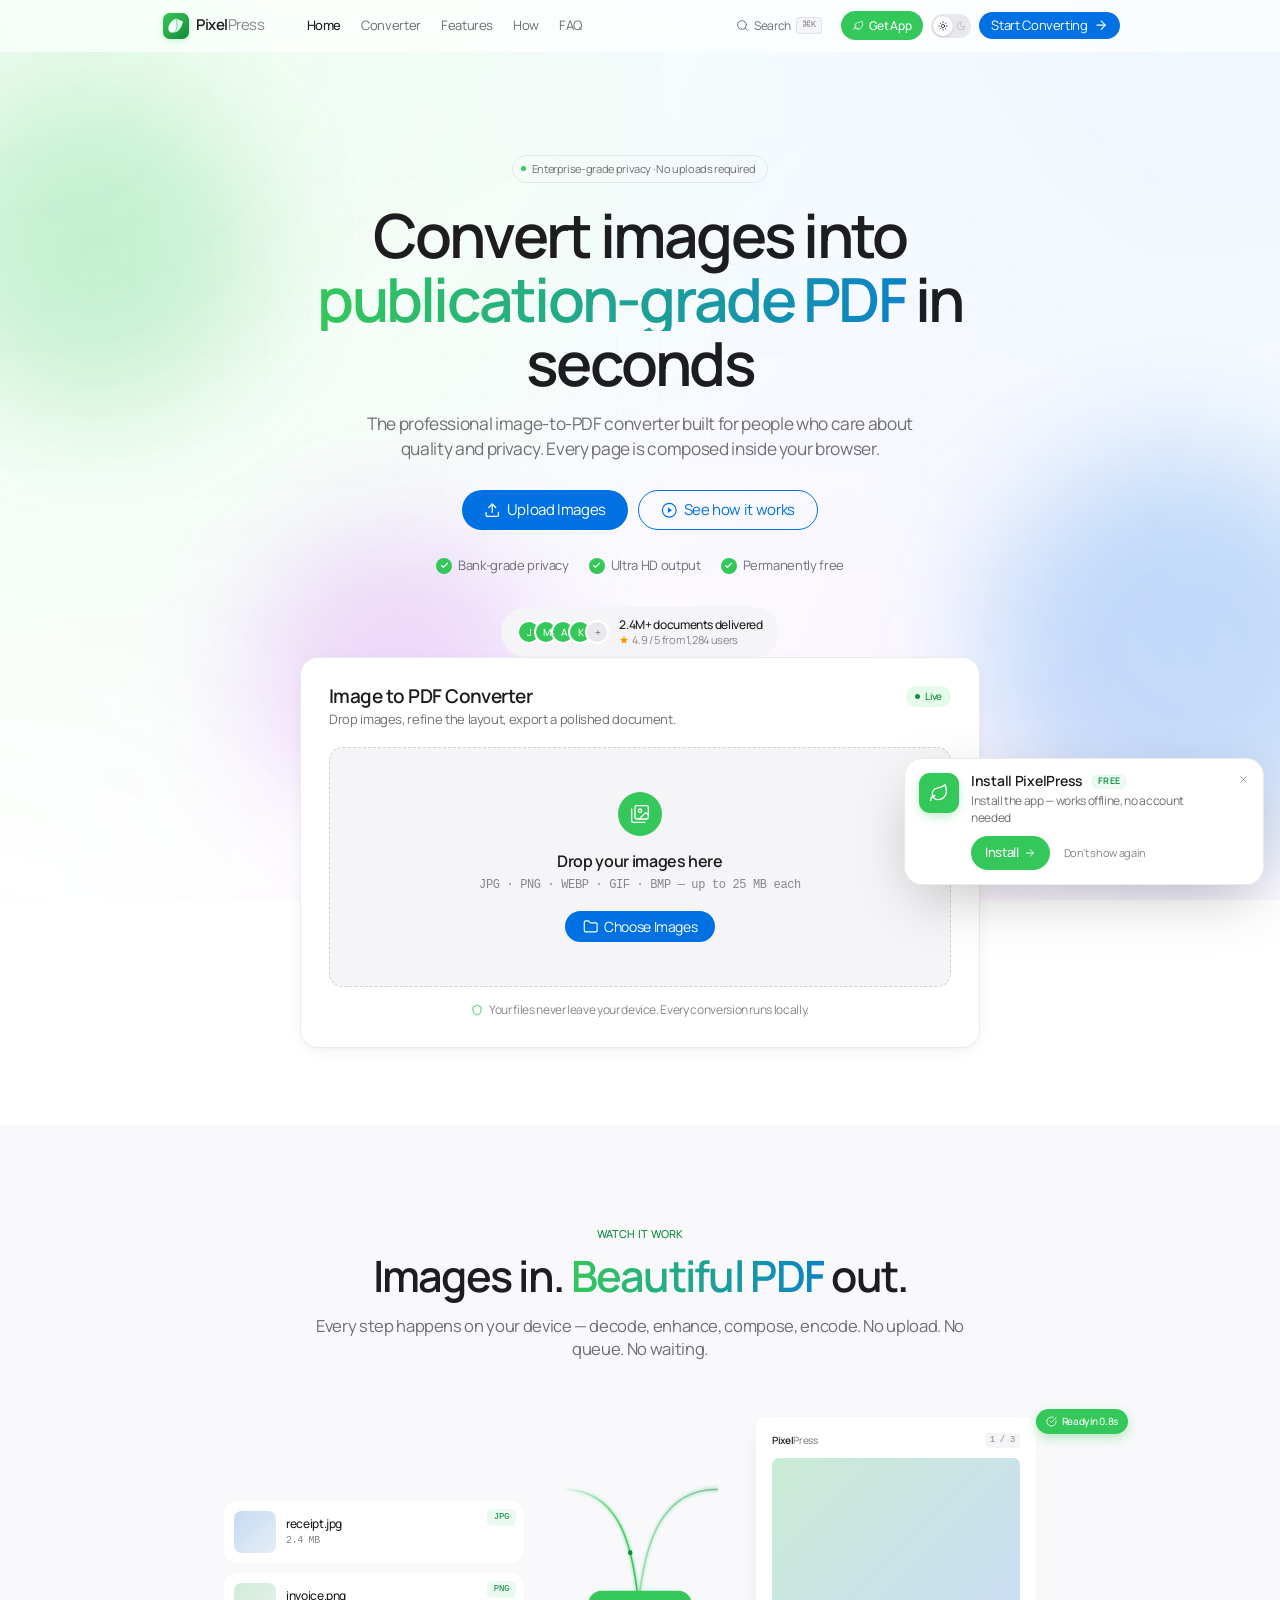
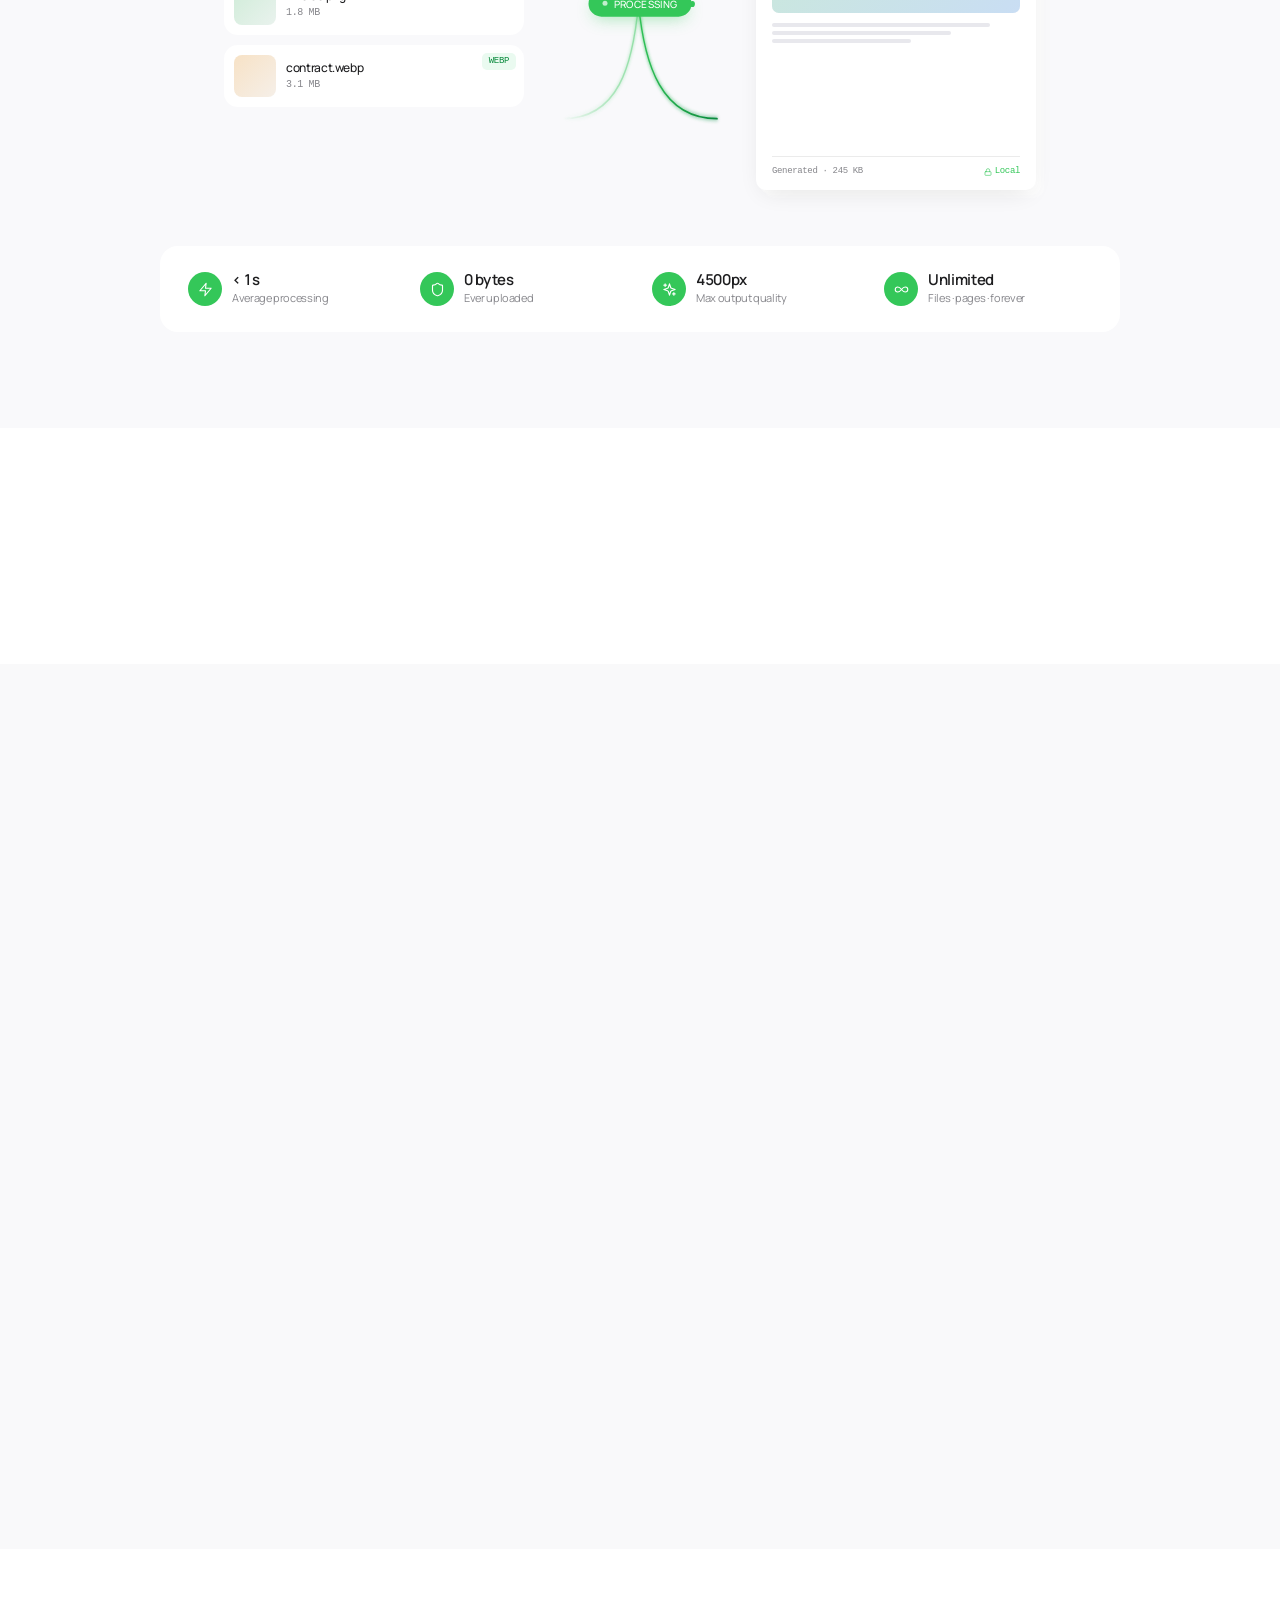
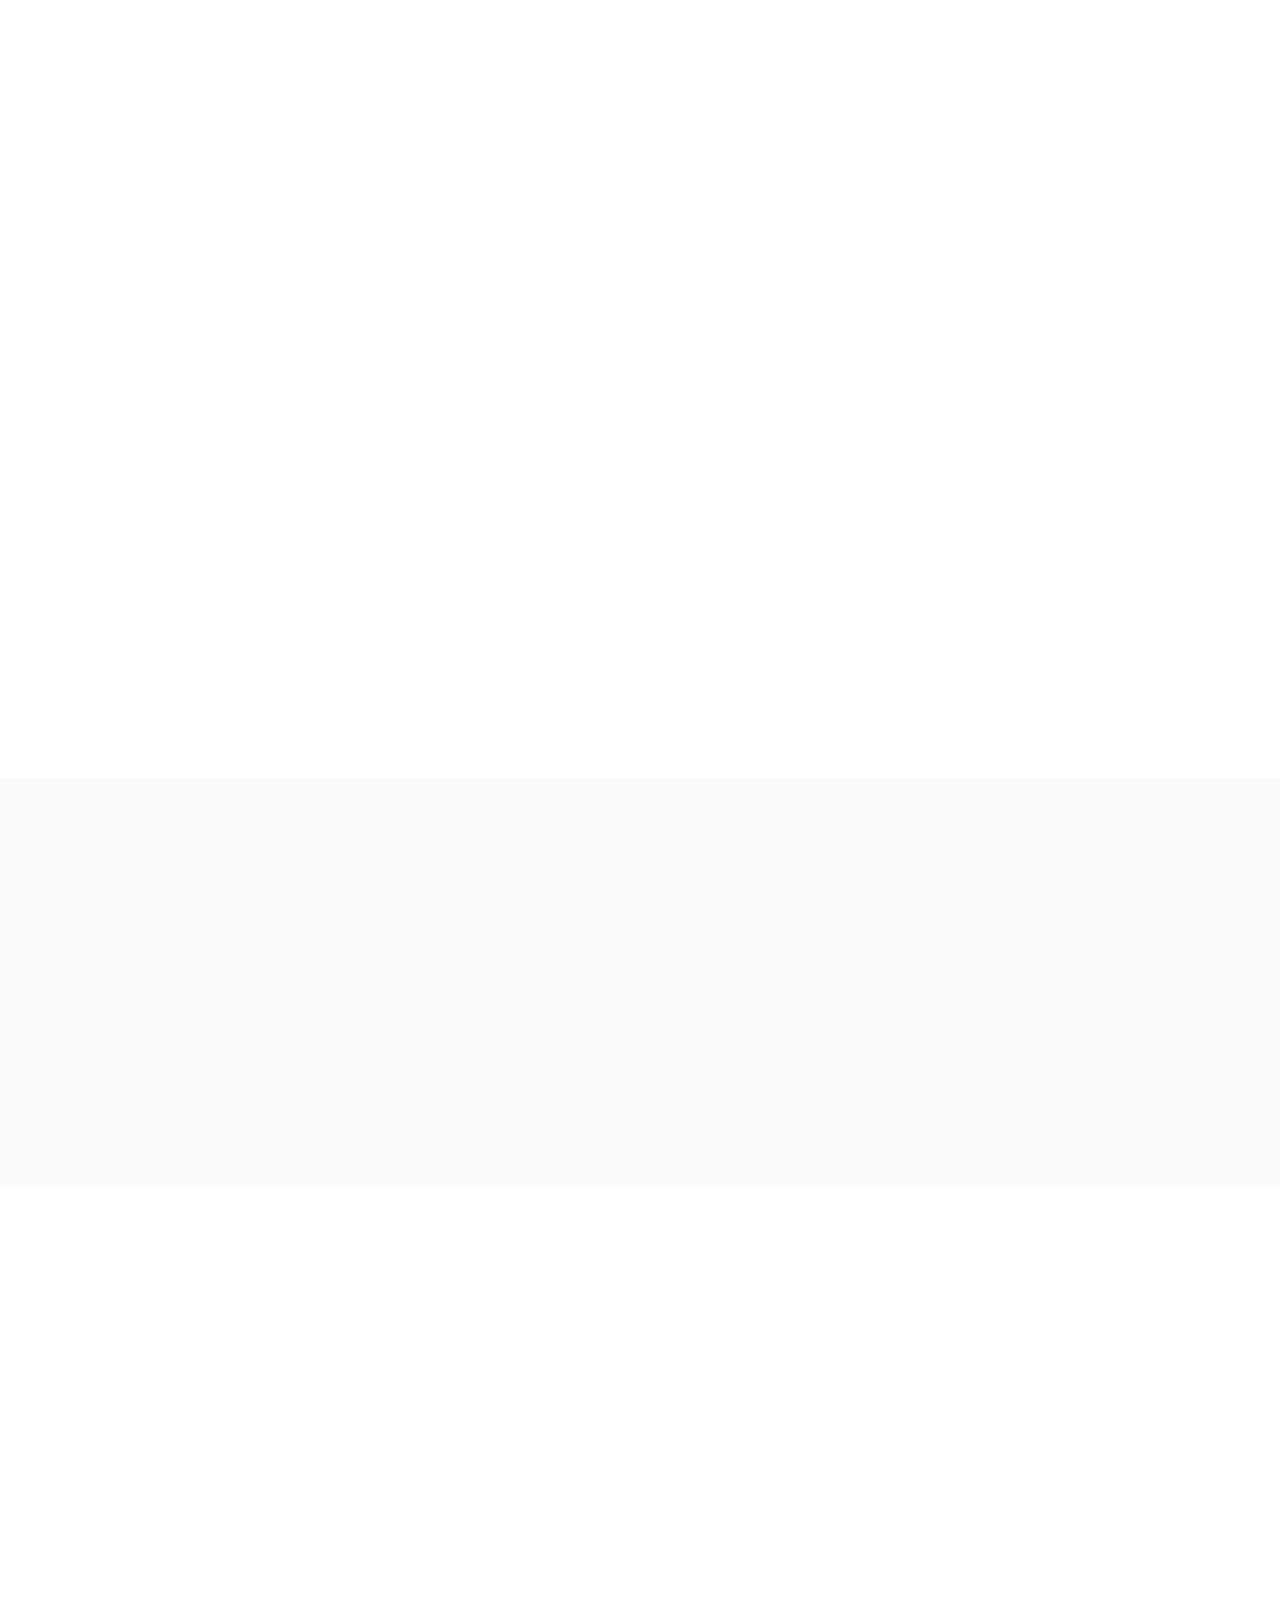
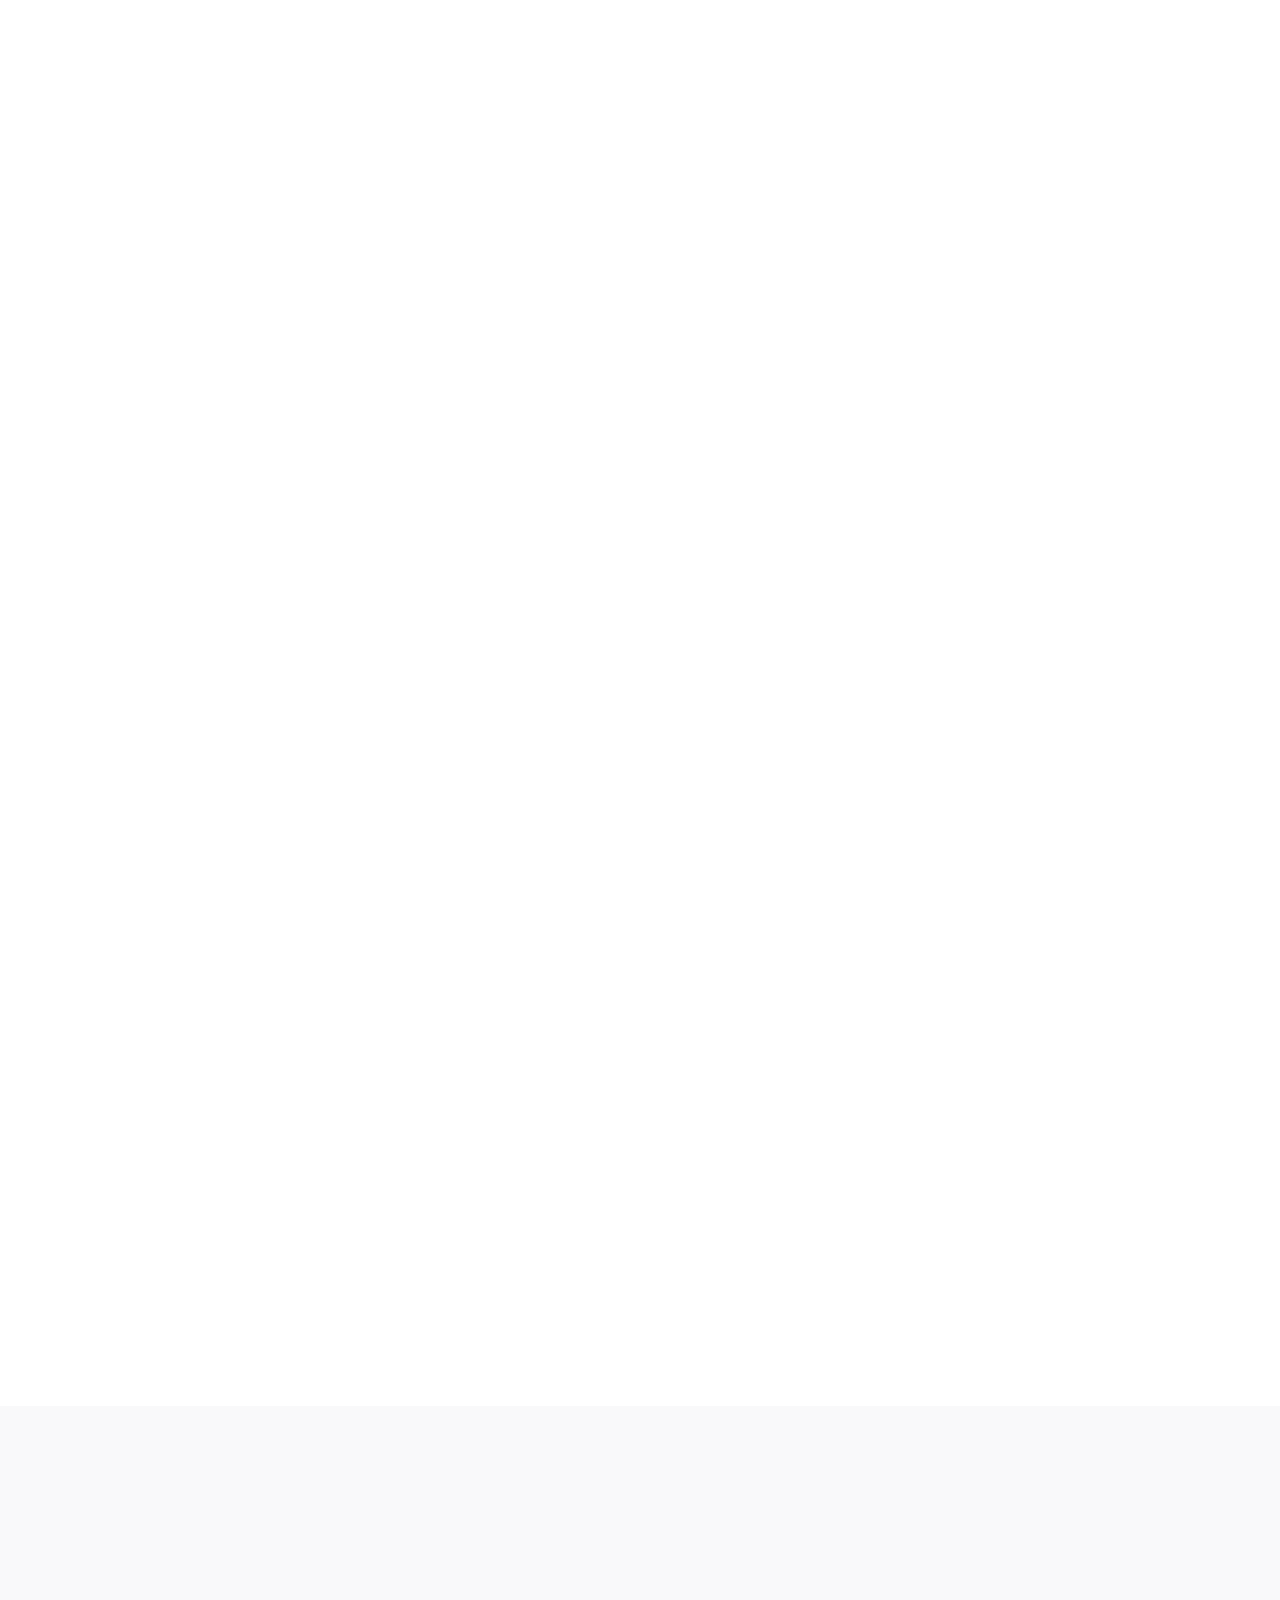
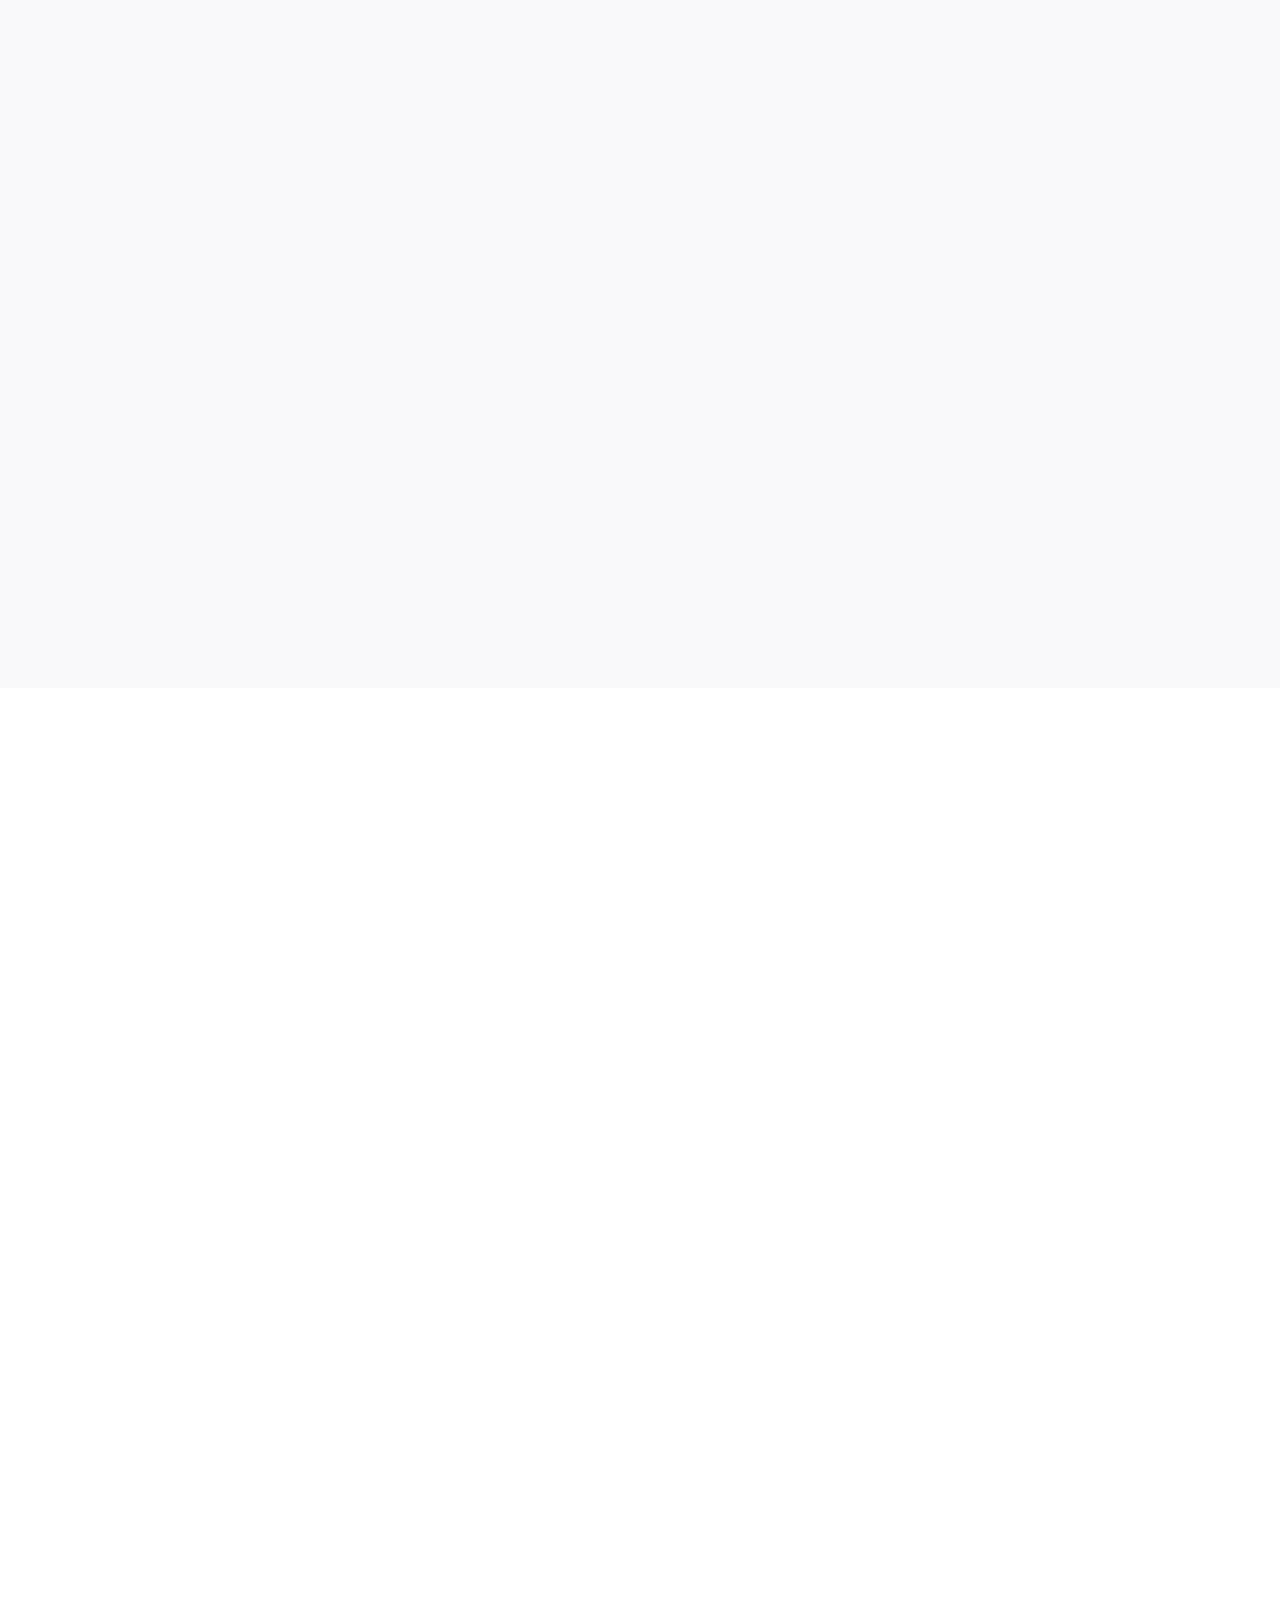
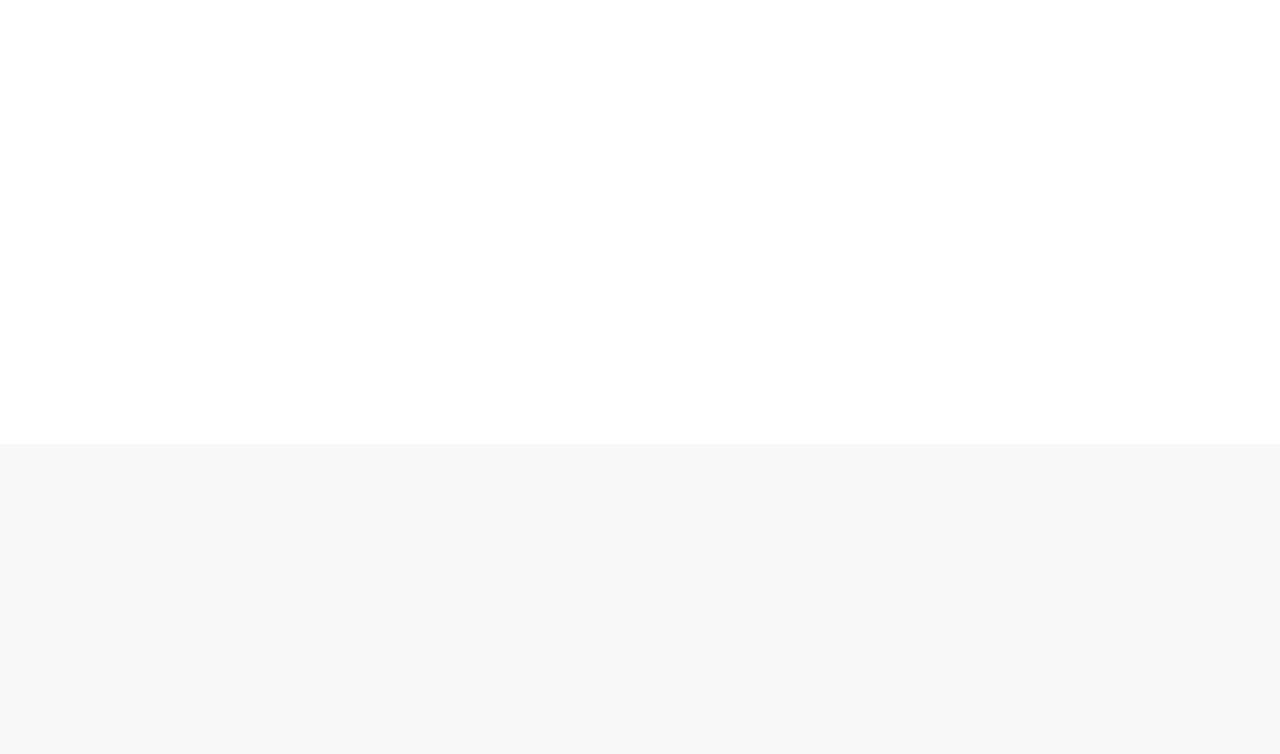
<file: index.html>
<!DOCTYPE html>
<html lang="en" data-theme="light">
<head>
<meta charset="UTF-8" />
<meta name="viewport" content="width=device-width, initial-scale=1, viewport-fit=cover" />
<meta name="color-scheme" content="light dark" />
<title>Free Image To PDF Converter — Convert JPG, PNG, WEBP to PDF | PixelPress</title>
<meta name="description" content="Free online image to PDF converter. Convert JPG, PNG, WEBP, GIF images into high-quality PDF. 100% private — runs entirely in your browser." />
<meta name="keywords" content="image to pdf converter, jpg to pdf, png to pdf, webp to pdf, free pdf converter, photo to pdf" />
<meta name="robots" content="index, follow, max-image-preview:large" />
<meta name="author" content="PixelPress" />
<meta name="theme-color" content="#34c759" />
<link rel="canonical" href="https://pixelpress-pdf.netlify.app/" />

<meta property="og:type" content="website" />
<meta property="og:site_name" content="PixelPress" />
<meta property="og:title" content="Free Image to PDF Converter — PixelPress" />
<meta property="og:description" content="Convert JPG, PNG, WEBP, GIF, BMP images into publication-grade PDF in seconds. 100% private." />
<meta property="og:url" content="https://pixelpress-pdf.netlify.app/" />
<meta property="og:image" content="https://pixelpress-pdf.netlify.app/icons/icon-512.png" />

<meta name="twitter:card" content="summary_large_image" />
<meta name="twitter:title" content="Free Image to PDF Converter — PixelPress" />
<meta name="twitter:description" content="Convert JPG, PNG, WEBP, GIF, BMP images into publication-grade PDF in seconds. 100% private." />
<meta name="twitter:image" content="https://pixelpress-pdf.netlify.app/icons/icon-512.png" />

<meta name="application-name" content="PixelPress" />
<meta name="apple-mobile-web-app-capable" content="yes" />
<meta name="apple-mobile-web-app-status-bar-style" content="black-translucent" />
<meta name="apple-mobile-web-app-title" content="PixelPress" />
<meta name="mobile-web-app-capable" content="yes" />
<meta name="msapplication-TileColor" content="#34c759" />
<meta name="format-detection" content="telephone=no" />

<link rel="preconnect" href="https://fonts.googleapis.com" />
<link rel="preconnect" href="https://fonts.gstatic.com" crossorigin />
<link rel="stylesheet" href="https://fonts.googleapis.com/css2?family=Manrope:wght@400..800&display=optional" media="print" onload="this.media='all';this.onload=null" />
<noscript><link rel="stylesheet" href="https://fonts.googleapis.com/css2?family=Manrope:wght@400..800&display=optional" /></noscript>

<link rel="icon" type="image/png" sizes="192x192" href="icons/icon-192.png" />
<link rel="icon" type="image/png" sizes="512x512" href="icons/icon-512.png" />
<link rel="icon" type="image/svg+xml" href="icons/icon.svg" />
<link rel="apple-touch-icon" sizes="180x180" href="icons/apple-touch-icon.png" />
<link rel="apple-touch-icon" sizes="192x192" href="icons/icon-192.png" />
<link rel="apple-touch-icon" sizes="512x512" href="icons/icon-512.png" />
<link rel="manifest" href="manifest.webmanifest" />

<link rel="apple-touch-startup-image" media="(device-width: 375px) and (device-height: 667px) and (-webkit-device-pixel-ratio: 2)" href="icons/splash-750x1334.png" />
<link rel="apple-touch-startup-image" media="(device-width: 390px) and (device-height: 844px) and (-webkit-device-pixel-ratio: 3)" href="icons/splash-1170x2532.png" />
<link rel="apple-touch-startup-image" media="(device-width: 428px) and (device-height: 926px) and (-webkit-device-pixel-ratio: 3)" href="icons/splash-1284x2778.png" />

<link rel="stylesheet" href="style.css" />
<noscript><style>[data-reveal]{opacity:1!important;filter:none!important;transform:none!important}</style></noscript>

<script>
(function(){
  try{var s=localStorage.getItem('pp-theme');document.documentElement.setAttribute('data-theme',s==='dark'?'dark':'light');}
  catch(e){document.documentElement.setAttribute('data-theme','light');}
  try{
    if(window.matchMedia('(display-mode: standalone)').matches||
       window.matchMedia('(display-mode: window-controls-overlay)').matches||
       window.navigator.standalone===true){
      document.documentElement.classList.add('is-standalone');
    }
  }catch(e){}
  if ('serviceWorker' in navigator && (location.protocol === 'https:' || location.hostname === 'localhost' || location.hostname === '127.0.0.1')) {
    navigator.serviceWorker.register('/service-worker.js', { scope: '/' })
      .then(function(){ console.info('[PixelPress] SW ready'); })
      .catch(function(e){ console.warn('[PixelPress] SW failed:', e.message); });
  }
  window.__ppDeferredPrompt = null;
  window.__ppInstallWaiters = [];
  window.addEventListener('beforeinstallprompt', function(e){
    e.preventDefault();
    window.__ppDeferredPrompt = e;
    console.info('[PixelPress] Install prompt captured ✅');
    window.__ppInstallWaiters.splice(0).forEach(function(cb){try{cb(e);}catch(err){}});
  });
  window.addEventListener('appinstalled', function(){
    window.__ppDeferredPrompt = null;
    console.info('[PixelPress] App installed ✅');
  });
})();
</script>
</head>
<body>

<svg xmlns="http://www.w3.org/2000/svg" style="position:absolute;width:0;height:0;overflow:hidden" aria-hidden="true">
  <symbol id="brand-mark" viewBox="0 0 44 44">
    <defs>
      <linearGradient id="logoBg" x1="0%" y1="0%" x2="100%" y2="100%">
        <stop offset="0%" stop-color="#34c759"/>
        <stop offset="50%" stop-color="#2aa84a"/>
        <stop offset="100%" stop-color="#0a8a3d"/>
      </linearGradient>
      <linearGradient id="logoLeaf" x1="0%" y1="100%" x2="100%" y2="0%">
        <stop offset="0%" stop-color="#ffffff"/>
        <stop offset="100%" stop-color="#d1fae5"/>
      </linearGradient>
    </defs>
    <rect width="44" height="44" rx="11" fill="url(#logoBg)"/>
    <path d="M22 9c-7.2 3.8-13 10.2-13 17.3 0 4.1 3.1 7.2 7.2 7.2 8.3 0 15.6-7.9 17.6-19.6A38 38 0 0 1 22 9Z" fill="url(#logoLeaf)"/>
    <path d="M22 9c1.6 4.4 2.2 9.5 1.6 14.5-.6 5.4-2.8 9.6-8.1 11.5" fill="none" stroke="#0a8a3d" stroke-width="1.3" stroke-linecap="round" opacity=".55"/>
  </symbol>
  <symbol id="i-sun" viewBox="0 0 24 24"><circle cx="12" cy="12" r="4"/><path d="M12 2v2M12 20v2M4.93 4.93l1.41 1.41M17.66 17.66l1.41 1.41M2 12h2M20 12h2M6.34 17.66l-1.41 1.41M19.07 4.93l-1.41 1.41"/></symbol>
  <symbol id="i-moon" viewBox="0 0 24 24"><path d="M12 3a6 6 0 0 0 9 9 9 9 0 1 1-9-9Z"/></symbol>
  <symbol id="i-search" viewBox="0 0 24 24"><circle cx="11" cy="11" r="8"/><path d="m21 21-4.3-4.3"/></symbol>
  <symbol id="i-download" viewBox="0 0 24 24"><path d="M21 15v4a2 2 0 0 1-2 2H5a2 2 0 0 1-2-2v-4"/><path d="m7 10 5 5 5-5"/><path d="M12 15V3"/></symbol>
  <symbol id="i-arrow-right" viewBox="0 0 24 24"><path d="M5 12h14"/><path d="m12 5 7 7-7 7"/></symbol>
  <symbol id="i-arrow-up" viewBox="0 0 24 24"><path d="M5 12h14"/><path d="m12 19-7-7 7-7"/></symbol>
  <symbol id="i-upload" viewBox="0 0 24 24"><path d="M21 15v4a2 2 0 0 1-2 2H5a2 2 0 0 1-2-2v-4"/><path d="m17 8-5-5-5 5"/><path d="M12 3v12"/></symbol>
  <symbol id="i-play" viewBox="0 0 24 24"><circle cx="12" cy="12" r="10"/><polygon points="10 8 16 12 10 16 10 8" fill="currentColor" stroke="none"/></symbol>
  <symbol id="i-check" viewBox="0 0 24 24"><path d="M20 6 9 17l-5-5"/></symbol>
  <symbol id="i-x" viewBox="0 0 24 24"><path d="M18 6 6 18M6 6l12 12"/></symbol>
  <symbol id="i-plus" viewBox="0 0 24 24"><path d="M5 12h14M12 5v14"/></symbol>
  <symbol id="i-trash" viewBox="0 0 24 24"><path d="M3 6h18M8 6V4a2 2 0 0 1 2-2h4a2 2 0 0 1 2 2v2M19 6v14a2 2 0 0 1-2 2H7a2 2 0 0 1-2-2V6"/></symbol>
  <symbol id="i-rotate" viewBox="0 0 24 24"><path d="M21 12a9 9 0 1 1-9-9c2.52 0 4.93 1.06 6.68 2.91L21 8"/><path d="M21 3v5h-5"/></symbol>
  <symbol id="i-grip" viewBox="0 0 24 24"><circle cx="9" cy="6" r="1" fill="currentColor"/><circle cx="9" cy="12" r="1" fill="currentColor"/><circle cx="9" cy="18" r="1" fill="currentColor"/><circle cx="15" cy="6" r="1" fill="currentColor"/><circle cx="15" cy="12" r="1" fill="currentColor"/><circle cx="15" cy="18" r="1" fill="currentColor"/></symbol>
  <symbol id="i-image" viewBox="0 0 24 24"><rect width="18" height="18" x="3" y="3" rx="2"/><circle cx="9" cy="9" r="2"/><path d="m21 15-3.086-3.086a2 2 0 0 0-2.828 0L6 21"/></symbol>
  <symbol id="i-images" viewBox="0 0 24 24"><path d="M18 22H4a2 2 0 0 1-2-2V6"/><path d="m22 13-1.296-1.296a2.41 2.41 0 0 0-3.408 0L11 18"/><circle cx="12" cy="8" r="2"/><rect width="16" height="16" x="6" y="2" rx="2"/></symbol>
  <symbol id="i-folder" viewBox="0 0 24 24"><path d="M20 20a2 2 0 0 0 2-2V8a2 2 0 0 0-2-2h-7.9a2 2 0 0 1-1.69-.9L9.6 3.9A2 2 0 0 0 7.93 3H4a2 2 0 0 0-2 2v13a2 2 0 0 0 2 2Z"/></symbol>
  <symbol id="i-shield" viewBox="0 0 24 24"><path d="M20 13c0 5-3.5 7.5-7.66 8.95a1 1 0 0 1-.67-.01C7.5 20.5 4 18 4 13V6a1 1 0 0 1 1-1c2 0 4.5-1.2 6.24-2.72a1.17 1.17 0 0 1 1.52 0C14.51 3.81 17 5 19 5a1 1 0 0 1 1 1z"/></symbol>
  <symbol id="i-sparkles" viewBox="0 0 24 24"><path d="m12 3-1.9 5.8a2 2 0 0 1-1.3 1.3L3 12l5.8 1.9a2 2 0 0 1 1.3 1.3L12 21l1.9-5.8a2 2 0 0 1 1.3-1.3L21 12l-5.8-1.9a2 2 0 0 1-1.3-1.3Z"/><path d="M5 3v4M19 17v4M3 5h4M17 19h4"/></symbol>
  <symbol id="i-file-pdf" viewBox="0 0 24 24"><path d="M15 2H6a2 2 0 0 0-2 2v16a2 2 0 0 0 2 2h12a2 2 0 0 0 2-2V7Z"/><path d="M14 2v4a2 2 0 0 0 2 2h4"/><path d="M9 13h1.5a1.5 1.5 0 0 1 0 3H9v-3Zm0 3v3m4-6v6m2-6h2m0 0v1.5m0-1.5h2"/></symbol>
  <symbol id="i-rocket" viewBox="0 0 24 24"><path d="M4.5 16.5c-1.5 1.26-2 5-2 5s3.74-.5 5-2c.71-.84.7-2.13-.09-2.91a2.18 2.18 0 0 0-2.91 0z"/><path d="m12 15-3-3a22 22 0 0 1 2-3.95A12.88 12.88 0 0 1 22 2c0 2.72-.78 7.5-6 11a22.35 22.35 0 0 1-4 2z"/><path d="M9 12H4s.55-3.03 2-4c1.62-1.08 5 0 5 0M12 15v5s3.03-.55 4-2c1.08-1.62 0-5 0-5"/></symbol>
  <symbol id="i-eye" viewBox="0 0 24 24"><path d="M2 12s3-7 10-7 10 7 10 7-3 7-10 7-10-7-10-7Z"/><circle cx="12" cy="12" r="3"/></symbol>
  <symbol id="i-share" viewBox="0 0 24 24"><path d="M4 12v8a2 2 0 0 0 2 2h12a2 2 0 0 0 2-2v-8"/><polyline points="16 6 12 2 8 6"/><line x1="12" x2="12" y1="2" y2="15"/></symbol>
  <symbol id="i-lock" viewBox="0 0 24 24"><rect width="18" height="11" x="3" y="11" rx="2" ry="2"/><path d="M7 11V7a5 5 0 0 1 10 0v4"/></symbol>
  <symbol id="i-check-circle" viewBox="0 0 24 24"><path d="M22 11.08V12a10 10 0 1 1-5.93-9.14"/><polyline points="22 4 12 14.01 9 11.01"/></symbol>
  <symbol id="i-x-circle" viewBox="0 0 24 24"><circle cx="12" cy="12" r="10"/><path d="m15 9-6 6M9 9l6 6"/></symbol>
  <symbol id="i-bolt" viewBox="0 0 24 24"><path d="M13 2 3 14h9l-1 8 10-12h-9l1-8z"/></symbol>
  <symbol id="i-smartphone" viewBox="0 0 24 24"><rect width="14" height="20" x="5" y="2" rx="2" ry="2"/><path d="M12 18h.01" fill="currentColor"/></symbol>
  <symbol id="i-tablet" viewBox="0 0 24 24"><rect width="16" height="20" x="4" y="2" rx="2" ry="2"/><path d="M12 18h.01" fill="currentColor"/></symbol>
  <symbol id="i-monitor" viewBox="0 0 24 24"><rect width="20" height="14" x="2" y="3" rx="2"/><line x1="8" x2="16" y1="21" y2="21"/><line x1="12" x2="12" y1="17" y2="21"/></symbol>
  <symbol id="i-gift" viewBox="0 0 24 24"><rect x="3" y="8" width="18" height="4" rx="1"/><path d="M12 8v13M19 12v7a2 2 0 0 1-2 2H7a2 2 0 0 1-2-2v-7"/><path d="M7.5 8a2.5 2.5 0 0 1 0-5A4.8 8 0 0 1 12 8a4.8 8 0 0 1 4.5-5 2.5 2.5 0 0 1 0 5"/></symbol>
  <symbol id="i-wifi" viewBox="0 0 24 24"><path d="M12 20h.01M5 12.859a10 10 0 0 1 14 0M8.5 16.429a5 5 0 0 1 7 0M2 8.82a15 15 0 0 1 20 0"/></symbol>
  <symbol id="i-server" viewBox="0 0 24 24"><rect width="20" height="8" x="2" y="2" rx="2" ry="2"/><rect width="20" height="8" x="2" y="14" rx="2" ry="2"/><line x1="6" x2="6.01" y1="6" y2="6"/><line x1="6" x2="6.01" y1="18" y2="18"/></symbol>
  <symbol id="i-user-shield" viewBox="0 0 24 24"><path d="M20 13c0 5-3.5 7.5-7.66 8.95a1 1 0 0 1-.67-.01C7.5 20.5 4 18 4 13V6a1 1 0 0 1 1-1c2 0 4.5-1.2 6.24-2.72a1.17 1.17 0 0 1 1.52 0C14.51 3.81 17 5 19 5a1 1 0 0 1 1 1z"/></symbol>
  <symbol id="i-sliders" viewBox="0 0 24 24"><line x1="21" x2="14" y1="4" y2="4"/><line x1="10" x2="3" y1="4" y2="4"/><line x1="21" x2="12" y1="12" y2="12"/><line x1="8" x2="3" y1="12" y2="12"/><line x1="21" x2="16" y1="20" y2="20"/><line x1="12" x2="3" y1="20" y2="20"/><line x1="14" x2="14" y1="2" y2="6"/><line x1="8" x2="8" y1="10" y2="14"/><line x1="16" x2="16" y1="18" y2="22"/></symbol>
  <symbol id="i-chevron-down" viewBox="0 0 24 24"><path d="m6 9 6 6 6-6"/></symbol>
  <symbol id="i-chevron-left" viewBox="0 0 24 24"><path d="m15 18-6-6 6-6"/></symbol>
  <symbol id="i-chevron-right" viewBox="0 0 24 24"><path d="m9 18 6-6-6-6"/></symbol>
  <symbol id="i-star" viewBox="0 0 24 24"><path d="M11.48 3.499a.562.562 0 0 1 1.04 0l2.125 5.111a.563.563 0 0 0 .475.345l5.518.442c.499.04.701.663.321.988l-4.204 3.602a.563.563 0 0 0-.182.557l1.285 5.385a.562.562 0 0 1-.84.61l-4.725-2.885a.563.563 0 0 0-.586 0L6.982 20.54a.562.562 0 0 1-.84-.61l1.285-5.386a.563.563 0 0 0-.182-.557l-4.204-3.602a.563.563 0 0 1 .321-.988l5.518-.442a.563.563 0 0 0 .475-.345L11.48 3.5Z" fill="currentColor" stroke="none"/></symbol>
  <symbol id="i-apple" viewBox="0 0 24 24"><path fill="currentColor" stroke="none" d="M17.05 20.28c-.98.95-2.05.8-3.08.35-1.09-.46-2.09-.48-3.24 0-1.44.62-2.2.44-3.06-.35C2.79 15.25 3.51 7.59 9.05 7.31c1.35.07 2.29.74 3.08.8 1.18-.24 2.31-.93 3.57-.84 1.51.12 2.65.72 3.4 1.8-3.12 1.87-2.38 5.98.48 7.13-.57 1.5-1.31 2.99-2.54 4.09zM12.03 7.25c-.15-2.23 1.66-4.07 3.74-4.25.29 2.58-2.34 4.5-3.74 4.25z"/></symbol>
  <symbol id="i-android" viewBox="0 0 24 24"><path fill="currentColor" stroke="none" d="M17.523 15.3414c-.5511 0-.9993-.4486-.9993-.9997s.4483-.9993.9993-.9993c.5511 0 .9993.4483.9993.9993.0002.5511-.4482.9997-.9993.9997m-11.046 0c-.5511 0-.9993-.4486-.9993-.9997s.4482-.9993.9993-.9993c.5511 0 .9993.4483.9993.9993 0 .5511-.4482.9997-.9993.9997m11.4045-6.02l1.9973-3.4592a.416.416 0 00-.1521-.5676.416.416 0 00-.5676.1521l-2.0223 3.503C15.5902 8.2439 13.8533 7.8508 12 7.8508s-3.5902.3931-5.1367 1.0989L4.841 5.4467a.416.416 0 00-.5677-.1521.4157.4157 0 00-.1521.5676l1.9973 3.4592C2.6889 11.1867.3432 14.6589 0 18.761h24c-.3435-4.1021-2.6892-7.5743-6.1185-9.4396"/></symbol>
  <symbol id="i-globe" viewBox="0 0 24 24"><circle cx="12" cy="12" r="10"/><path d="M12 2a14.5 14.5 0 0 0 0 20 14.5 14.5 0 0 0 0-20M2 12h20"/></symbol>
  <symbol id="i-infinity" viewBox="0 0 24 24"><path d="M12 12c-2-2.67-4-4-6-4a4 4 0 1 0 0 8c2 0 4-1.33 6-4Zm0 0c2 2.67 4 4 6 4a4 4 0 0 0 0-8c-2 0-4 1.33-6 4Z"/></symbol>
  <symbol id="i-dollar" viewBox="0 0 24 24"><line x1="12" x2="12" y1="2" y2="22"/><path d="M17 5H9.5a3.5 3.5 0 0 0 0 7h5a3.5 3.5 0 0 1 0 7H6"/></symbol>
  <symbol id="i-leaf" viewBox="0 0 24 24"><path d="M11 20A7 7 0 0 1 9.8 6.1C15.5 5 17 4.48 19 2c1 2 2 4.18 2 8 0 5.5-4.78 10-10 10Z"/><path d="M2 21c0-3 1.85-5.36 5.08-6"/></symbol>
</svg>

<a class="skip-link" href="#main">Skip to main content</a>
<div class="scroll-progress" id="scroll-progress" aria-hidden="true"></div>
<div class="ambient" aria-hidden="true"></div>
<div class="floating-blobs" aria-hidden="true">
  <span class="blob blob-1"></span>
  <span class="blob blob-2"></span>
  <span class="blob blob-3"></span>
</div>

<header class="site-header" id="top">
  <div class="container header-inner">
    <a class="logo" href="#top" aria-label="PixelPress home">
      <span class="logo-mark" aria-hidden="true"><svg class="logo-mark__svg" viewBox="0 0 44 44"><use href="#brand-mark"/></svg></span>
      <span class="logo-text">Pixel<em>Press</em></span>
    </a>
    <nav class="seg-nav" id="primary-nav" aria-label="Main navigation">
      <a href="#top" class="seg-nav__link is-active">Home</a>
      <a href="#converter" class="seg-nav__link">Converter</a>
      <a href="#features" class="seg-nav__link">Features</a>
      <a href="#how-it-works" class="seg-nav__link">How</a>
      <a href="#faq" class="seg-nav__link">FAQ</a>
    </nav>
    <div class="header-actions">
      <button type="button" class="action-btn" id="cmd-trigger" aria-label="Open command menu">
        <svg class="ic" aria-hidden="true"><use href="#i-search"/></svg>
        <span class="action-btn__label">Search</span>
        <kbd class="action-btn__kbd">⌘K</kbd>
      </button>
      <button type="button" class="install-chip" id="install-chip" aria-label="Install PixelPress app">
        <svg class="ic" aria-hidden="true"><use href="#i-leaf"/></svg>
        <span>Get App</span>
      </button>
      <button type="button" class="theme-toggle" id="theme-toggle" aria-label="Switch theme" aria-pressed="false" role="switch">
        <span class="toggle-track" aria-hidden="true">
          <svg class="ic ico-bg ico-bg--sun"><use href="#i-sun"/></svg>
          <svg class="ic ico-bg ico-bg--moon"><use href="#i-moon"/></svg>
          <span class="toggle-thumb">
            <span class="thumb-inner">
              <svg class="ic thumb-sun"><use href="#i-sun"/></svg>
              <svg class="ic thumb-moon"><use href="#i-moon"/></svg>
            </span>
          </span>
        </span>
      </button>
      <a href="#converter" class="btn btn-primary btn-sm header-cta">
        <span>Start Converting</span>
        <svg class="ic" aria-hidden="true"><use href="#i-arrow-right"/></svg>
      </a>
      <button type="button" class="menu-btn" id="menu-toggle" aria-label="Open menu" aria-expanded="false" aria-controls="primary-nav">
        <span class="menu-bars" aria-hidden="true">
          <span class="bar"></span><span class="bar"></span><span class="bar"></span>
        </span>
      </button>
    </div>
  </div>
</header>

<dialog class="cmd-palette" id="cmd-palette" aria-label="Command menu">
  <div class="cmd-palette__inner">
    <div class="cmd-palette__search">
      <svg class="ic" aria-hidden="true"><use href="#i-search"/></svg>
      <input type="text" id="cmd-input" class="cmd-palette__input" placeholder="Jump to section or action…" autocomplete="off" spellcheck="false" />
      <kbd class="cmd-palette__esc">ESC</kbd>
    </div>
    <ul class="cmd-palette__list" id="cmd-list" role="listbox"></ul>
    <p class="cmd-palette__foot">
      <span><kbd>↑</kbd><kbd>↓</kbd> navigate</span>
      <span><kbd>↵</kbd> select</span>
    </p>
  </div>
</dialog>

<main id="main">
  <section class="hero" aria-labelledby="hero-title">
    <div class="container">
      <div class="hero-copy">
        <p class="pill" data-reveal><span class="pill-dot" aria-hidden="true"></span>Enterprise-grade privacy · No uploads required</p>
        <h1 id="hero-title" data-reveal data-reveal-delay="60">Convert images into <span class="grad-text">publication-grade PDF</span> in seconds</h1>
        <p class="hero-sub" data-reveal data-reveal-delay="120">The professional image-to-PDF converter built for people who care about quality and privacy. Every page is composed inside your browser.</p>
        <div class="hero-cta" data-reveal data-reveal-delay="180">
          <button type="button" class="btn btn-primary btn-lg" id="hero-upload">
            <svg class="ic" aria-hidden="true"><use href="#i-upload"/></svg> Upload Images
          </button>
          <a class="btn btn-ghost btn-lg" href="#how-it-works">
            <svg class="ic" aria-hidden="true"><use href="#i-play"/></svg> See how it works
          </a>
        </div>
        <ul class="badges" data-reveal data-reveal-delay="240">
          <li><i class="badge-ic"><svg class="ic" aria-hidden="true"><use href="#i-check"/></svg></i> Bank-grade privacy</li>
          <li><i class="badge-ic"><svg class="ic" aria-hidden="true"><use href="#i-check"/></svg></i> Ultra HD output</li>
          <li><i class="badge-ic"><svg class="ic" aria-hidden="true"><use href="#i-check"/></svg></i> Permanently free</li>
        </ul>
        <div class="hero-proof" data-reveal data-reveal-delay="300">
          <div class="avatars" aria-hidden="true"><span>J</span><span>M</span><span>A</span><span>K</span><span>+</span></div>
          <div class="proof-text">
            <strong>2.4M+ documents delivered</strong>
            <em><svg class="ic" aria-hidden="true"><use href="#i-star"/></svg> 4.9 / 5 from 1,284 users</em>
          </div>
        </div>
      </div>

      <section class="converter card" id="converter" aria-labelledby="converter-title" data-reveal data-reveal-delay="120" data-tilt>
        <header class="converter-head">
          <div><h2 id="converter-title">Image to PDF Converter</h2><p>Drop images, refine the layout, export a polished document.</p></div>
          <span class="live-badge"><i></i> Live</span>
        </header>
        <div class="dropzone" id="dropzone" role="button" tabindex="0" aria-label="Upload images">
          <span class="dz-icon" aria-hidden="true"><svg class="ic"><use href="#i-images"/></svg></span>
          <p class="dz-title">Drop your images here</p>
          <p class="dz-sub">JPG · PNG · WEBP · GIF · BMP — up to 25 MB each</p>
          <span class="btn btn-primary dz-btn"><svg class="ic" aria-hidden="true"><use href="#i-folder"/></svg> Choose Images</span>
        </div>
        <input type="file" id="file-input" accept="image/jpeg,image/jpg,image/png,image/webp,image/gif,image/bmp" multiple hidden />
        <p class="privacy-note"><svg class="ic" aria-hidden="true"><use href="#i-shield"/></svg> Your files never leave your device. Every conversion runs locally.</p>

        <div class="workspace" id="workspace" hidden>
          <div class="ws-head">
            <h3>Your images <span class="count" id="img-count">0</span></h3>
            <div class="ws-head-actions">
              <button type="button" class="btn btn-ghost btn-xs" id="add-more"><svg class="ic" aria-hidden="true"><use href="#i-plus"/></svg> Add more</button>
              <button type="button" class="btn btn-ghost btn-xs danger" id="clear-all"><svg class="ic" aria-hidden="true"><use href="#i-trash"/></svg> Clear all</button>
            </div>
          </div>
          <ul class="gallery" id="gallery" aria-label="Selected images"></ul>

          <div class="settings" id="settings">
            <h3 class="settings-title">PDF composition</h3>
            <fieldset class="setting"><legend>Page size</legend><div class="segmented">
              <label><input type="radio" name="pageSize" value="a4" checked /><span>A4</span></label>
              <label><input type="radio" name="pageSize" value="letter" /><span>Letter</span></label>
              <label><input type="radio" name="pageSize" value="legal" /><span>Legal</span></label>
              <label><input type="radio" name="pageSize" value="original" /><span>Original</span></label>
            </div></fieldset>
            <fieldset class="setting"><legend>Orientation</legend><div class="segmented">
              <label><input type="radio" name="orientation" value="auto" checked /><span>Auto</span></label>
              <label><input type="radio" name="orientation" value="portrait" /><span>Portrait</span></label>
              <label><input type="radio" name="orientation" value="landscape" /><span>Landscape</span></label>
            </div></fieldset>
            <fieldset class="setting"><legend>Image quality</legend><div class="segmented">
              <label><input type="radio" name="quality" value="low" /><span>Low</span></label>
              <label><input type="radio" name="quality" value="medium" /><span>Medium</span></label>
              <label><input type="radio" name="quality" value="high" checked /><span>High</span></label>
              <label><input type="radio" name="quality" value="ultra" /><span>Ultra</span></label>
            </div></fieldset>
            <fieldset class="setting"><legend>Compression</legend><div class="segmented">
              <label><input type="radio" name="compression" value="low" /><span>Small</span></label>
              <label><input type="radio" name="compression" value="medium" /><span>Balanced</span></label>
              <label><input type="radio" name="compression" value="high" checked /><span>Quality</span></label>
            </div></fieldset>
            <fieldset class="setting"><legend>Auto enhancement</legend><div class="segmented">
              <label><input type="radio" name="enhance" value="none" /><span>Off</span></label>
              <label><input type="radio" name="enhance" value="soft" /><span>Soft</span></label>
              <label><input type="radio" name="enhance" value="standard" checked /><span>Standard</span></label>
              <label><input type="radio" name="enhance" value="strong" /><span>Strong</span></label>
            </div></fieldset>
            <fieldset class="setting"><legend>Margins</legend><div class="segmented">
              <label><input type="radio" name="margin" value="none" /><span>None</span></label>
              <label><input type="radio" name="margin" value="small" checked /><span>Small</span></label>
              <label><input type="radio" name="margin" value="medium" /><span>Medium</span></label>
              <label><input type="radio" name="margin" value="large" /><span>Large</span></label>
            </div></fieldset>
          </div>

          <details class="advanced" id="advanced">
            <summary>
              <span class="adv-ico" aria-hidden="true"><svg class="ic"><use href="#i-sliders"/></svg></span>
              <span class="adv-text"><strong>Advanced options</strong><em>Filename, fit mode, page numbers, watermark, metadata</em></span>
              <span class="adv-chevron" aria-hidden="true"><svg class="ic"><use href="#i-chevron-down"/></svg></span>
            </summary>
            <div class="adv-body">
              <label class="field"><span class="field-label">File name</span><input type="text" id="opt-filename" class="input" placeholder="document" maxlength="60" autocomplete="off" spellcheck="false" /></label>
              <fieldset class="setting"><legend>Image fit</legend><div class="segmented">
                <label><input type="radio" name="fitMode" value="fit" checked /><span>Fit</span></label>
                <label><input type="radio" name="fitMode" value="fill" /><span>Fill</span></label>
                <label><input type="radio" name="fitMode" value="stretch" /><span>Stretch</span></label>
              </div></fieldset>
              <div class="adv-block">
                <label class="switch-row"><input type="checkbox" id="opt-pagenum" /><span class="switch" aria-hidden="true"><span class="switch-thumb"></span></span><span class="switch-text">Add page numbers</span></label>
                <div class="adv-sub" id="pagenum-opts" hidden>
                  <select class="select" id="opt-pagenum-pos"><option value="bottom-center">Bottom center</option><option value="bottom-right">Bottom right</option><option value="bottom-left">Bottom left</option><option value="top-center">Top center</option><option value="top-right">Top right</option><option value="top-left">Top left</option></select>
                  <select class="select" id="opt-pagenum-format"><option value="n">1, 2, 3</option><option value="n-of-total">1 / N</option></select>
                </div>
              </div>
              <div class="adv-block">
                <label class="switch-row"><input type="checkbox" id="opt-watermark" /><span class="switch" aria-hidden="true"><span class="switch-thumb"></span></span><span class="switch-text">Text watermark</span></label>
                <div class="adv-sub adv-sub--col" id="watermark-opts" hidden>
                  <input type="text" id="opt-watermark-text" class="input input-sm" placeholder="CONFIDENTIAL" maxlength="40" autocomplete="off" />
                  <label class="range-row"><span class="range-label">Opacity</span><input type="range" id="opt-watermark-opacity" min="5" max="60" value="18" /><output id="opt-watermark-opval" class="range-val">18%</output></label>
                </div>
              </div>
              <div class="adv-block">
                <label class="switch-row"><input type="checkbox" id="opt-meta" /><span class="switch" aria-hidden="true"><span class="switch-thumb"></span></span><span class="switch-text">Custom PDF metadata</span></label>
                <div class="adv-sub adv-sub--col" id="meta-opts" hidden>
                  <input type="text" id="opt-meta-title" class="input input-sm" placeholder="Document title" maxlength="80" autocomplete="off" />
                  <input type="text" id="opt-meta-author" class="input input-sm" placeholder="Author name" maxlength="60" autocomplete="off" />
                </div>
              </div>
              <div class="adv-block"><label class="switch-row"><input type="checkbox" id="opt-pdfa" /><span class="switch" aria-hidden="true"><span class="switch-thumb"></span></span><span class="switch-text">PDF/A archival mode</span></label></div>
            </div>
          </details>

          <div class="pipeline" id="pipeline" hidden>
            <div class="pipeline-header">
              <div class="pipeline-ring">
                <svg viewBox="0 0 100 100" class="pipeline-svg" aria-hidden="true">
                  <circle class="pipeline-track" cx="50" cy="50" r="44"></circle>
                  <circle class="pipeline-fill" id="pipeline-fill" cx="50" cy="50" r="44"></circle>
                </svg>
                <span class="pipeline-pct" id="pipeline-pct">0%</span>
              </div>
              <div class="pipeline-info"><h4 id="pipeline-title">Composing your document…</h4><p id="pipeline-desc">Preparing images for processing</p></div>
            </div>
            <ol class="pipeline-stages" id="pipeline-stages">
              <li class="pipeline-stage" data-stage="1"><span class="stage-ico"><svg class="ic"><use href="#i-image"/></svg></span><span class="stage-text">Reading images</span><span class="stage-check"><svg class="ic"><use href="#i-check"/></svg></span></li>
              <li class="pipeline-stage" data-stage="2"><span class="stage-ico"><svg class="ic"><use href="#i-sparkles"/></svg></span><span class="stage-text">Enhancing quality</span><span class="stage-check"><svg class="ic"><use href="#i-check"/></svg></span></li>
              <li class="pipeline-stage" data-stage="3"><span class="stage-ico"><svg class="ic"><use href="#i-file-pdf"/></svg></span><span class="stage-text">Composing pages</span><span class="stage-check"><svg class="ic"><use href="#i-check"/></svg></span></li>
              <li class="pipeline-stage" data-stage="4"><span class="stage-ico"><svg class="ic"><use href="#i-rocket"/></svg></span><span class="stage-text">Finalising document</span><span class="stage-check"><svg class="ic"><use href="#i-check"/></svg></span></li>
            </ol>
          </div>

          <button type="button" class="btn btn-primary btn-block btn-lg" id="create-pdf">
            <svg class="ic" aria-hidden="true"><use href="#i-file-pdf"/></svg>
            <span id="create-btn-label">Generate PDF</span>
            <kbd class="btn-kbd">Ctrl↵</kbd>
          </button>

          <div class="pdf-ready" id="pdf-ready" hidden>
            <div class="pdf-ready-head">
              <span class="pdf-ready-ico" aria-hidden="true"><svg class="ic"><use href="#i-check-circle"/></svg></span>
              <div><strong>Your document is ready</strong><em id="pdf-ready-meta">1 page · 245 KB</em></div>
            </div>
            <div class="pdf-ready-actions">
              <button type="button" class="btn btn-primary btn-block btn-lg" id="download-pdf"><svg class="ic" aria-hidden="true"><use href="#i-download"/></svg> Download PDF</button>
              <button type="button" class="btn btn-ghost btn-block btn-sm" id="share-pdf"><svg class="ic" aria-hidden="true"><use href="#i-share"/></svg> Share PDF</button>
              <button type="button" class="btn btn-ghost btn-block btn-sm" id="preview-pdf"><svg class="ic" aria-hidden="true"><use href="#i-eye"/></svg> Preview in new tab</button>
            </div>
            <button type="button" class="btn btn-ghost btn-block btn-xs pdf-new-btn" id="new-pdf"><svg class="ic" aria-hidden="true"><use href="#i-rotate"/></svg> Start another document</button>
          </div>
          <p class="ws-footnote"><svg class="ic" aria-hidden="true"><use href="#i-lock"/></svg> Zero uploads. Every operation is local.</p>
        </div>
      </section>
    </div>
  </section>

  <section class="showcase" id="showcase" aria-labelledby="showcase-title">
    <div class="container">
      <header class="showcase__head" data-reveal>
        <p class="eyebrow">Watch it work</p>
        <h2 id="showcase-title">Images in. <span class="grad-text">Beautiful PDF</span> out.</h2>
        <p class="section-sub">Every step happens on your device — decode, enhance, compose, encode. No upload. No queue. No waiting.</p>
      </header>
      <div class="showcase__stage" data-showcase>
        <div class="showcase__col showcase__col--input">
          <div class="mini-photo" data-step="1">
            <div class="mini-photo__thumb mini-photo__thumb--1"></div>
            <div class="mini-photo__meta"><span class="mini-photo__name">receipt.jpg</span><span class="mini-photo__size">2.4 MB</span></div>
            <span class="mini-photo__badge">JPG</span>
          </div>
          <div class="mini-photo" data-step="2">
            <div class="mini-photo__thumb mini-photo__thumb--2"></div>
            <div class="mini-photo__meta"><span class="mini-photo__name">invoice.png</span><span class="mini-photo__size">1.8 MB</span></div>
            <span class="mini-photo__badge">PNG</span>
          </div>
          <div class="mini-photo" data-step="3">
            <div class="mini-photo__thumb mini-photo__thumb--3"></div>
            <div class="mini-photo__meta"><span class="mini-photo__name">contract.webp</span><span class="mini-photo__size">3.1 MB</span></div>
            <span class="mini-photo__badge">WEBP</span>
          </div>
        </div>
        <div class="showcase__flow" aria-hidden="true">
          <svg class="flow-path" viewBox="0 0 220 340" preserveAspectRatio="none">
            <defs>
              <linearGradient id="flowGrad" x1="0%" y1="0%" x2="100%" y2="0%">
                <stop offset="0%" stop-color="#34c759" stop-opacity="0"/>
                <stop offset="45%" stop-color="#34c759"/>
                <stop offset="100%" stop-color="#0a8a3d"/>
              </linearGradient>
              <filter id="flowGlow" x="-50%" y="-50%" width="200%" height="200%">
                <feGaussianBlur stdDeviation="2.5" result="b"/>
                <feMerge><feMergeNode in="b"/><feMergeNode in="SourceGraphic"/></feMerge>
              </filter>
            </defs>
            <path class="flow-path__line" d="M 4 40 C 80 40, 100 100, 108 170 C 116 240, 140 300, 216 300" fill="none" stroke="url(#flowGrad)" stroke-width="2" stroke-linecap="round" filter="url(#flowGlow)"/>
            <path class="flow-path__line" d="M 4 170 C 80 170, 100 170, 108 170 C 116 170, 140 170, 216 170" fill="none" stroke="url(#flowGrad)" stroke-width="2" stroke-linecap="round" filter="url(#flowGlow)" opacity=".7"/>
            <path class="flow-path__line" d="M 4 300 C 80 300, 100 240, 108 170 C 116 100, 140 40, 216 40" fill="none" stroke="url(#flowGrad)" stroke-width="2" stroke-linecap="round" filter="url(#flowGlow)" opacity=".5"/>
            <circle class="flow-path__pulse" r="3.5" fill="#34c759">
              <animateMotion dur="2.4s" repeatCount="indefinite" path="M 4 170 C 80 170, 100 170, 108 170 C 116 170, 140 170, 216 170"/>
            </circle>
            <circle class="flow-path__pulse" r="3" fill="#0a8a3d">
              <animateMotion dur="3s" begin="0.4s" repeatCount="indefinite" path="M 4 40 C 80 40, 100 100, 108 170 C 116 240, 140 300, 216 300"/>
            </circle>
          </svg>
          <div class="flow-label"><span class="flow-label__dot"></span> Processing</div>
        </div>
        <div class="showcase__col showcase__col--output">
          <div class="pdf-doc">
            <div class="pdf-doc__stack" aria-hidden="true">
              <div class="pdf-doc__shadow pdf-doc__shadow--3"></div>
              <div class="pdf-doc__shadow pdf-doc__shadow--2"></div>
              <div class="pdf-doc__shadow pdf-doc__shadow--1"></div>
            </div>
            <div class="pdf-doc__page">
              <div class="pdf-doc__header">
                <span class="pdf-doc__brand">Pixel<em>Press</em></span>
                <span class="pdf-doc__pages">1 / 3</span>
              </div>
              <div class="pdf-doc__thumb"><div class="pdf-doc__image"></div></div>
              <div class="pdf-doc__lines"><span style="--w:88%"></span><span style="--w:72%"></span><span style="--w:56%"></span></div>
              <div class="pdf-doc__footer">
                <span>Generated · 245 KB</span>
                <span class="pdf-doc__secure"><svg class="ic" aria-hidden="true"><use href="#i-lock"/></svg> Local</span>
              </div>
            </div>
          </div>
          <div class="pdf-badge"><svg class="ic" aria-hidden="true"><use href="#i-check-circle"/></svg><span>Ready in 0.8s</span></div>
        </div>
      </div>
      <ul class="showcase__stats" data-reveal>
        <li><span class="showcase__stat-ico"><svg class="ic"><use href="#i-bolt"/></svg></span><div><strong>&lt; 1s</strong><span>Average processing</span></div></li>
        <li><span class="showcase__stat-ico"><svg class="ic"><use href="#i-shield"/></svg></span><div><strong>0 bytes</strong><span>Ever uploaded</span></div></li>
        <li><span class="showcase__stat-ico"><svg class="ic"><use href="#i-sparkles"/></svg></span><div><strong>4500px</strong><span>Max output quality</span></div></li>
        <li><span class="showcase__stat-ico"><svg class="ic"><use href="#i-infinity"/></svg></span><div><strong>Unlimited</strong><span>Files · pages · forever</span></div></li>
      </ul>
    </div>
  </section>

  <section class="section stats-section" aria-label="Stats"><div class="container">
    <ul class="stats" data-reveal>
      <li><strong class="counter" data-target="2.4" data-suffix="M+" data-decimals="1">0</strong><span>Documents delivered</span></li>
      <li><strong class="counter" data-target="180" data-suffix="+">0</strong><span>Countries served</span></li>
      <li><strong class="counter" data-target="4.9" data-suffix="/5" data-decimals="1">0</strong><span>User rating</span></li>
      <li><strong class="counter" data-target="0" data-suffix=" files">0</strong><span>Files ever uploaded</span></li>
    </ul>
  </div></section>

  <section class="section section--alt" id="features" aria-labelledby="features-title">
    <div class="container">
      <header class="section-head" data-reveal>
        <p class="eyebrow">Craft & precision</p>
        <h2 id="features-title">Engineered for documents that matter</h2>
        <p class="section-sub">Every detail is tuned so your finished PDF looks as professional as the original.</p>
      </header>
      <ul class="bento">
        <li class="feature-card bento-lg" data-reveal>
          <span class="feature-ico"><svg class="ic"><use href="#i-sparkles"/></svg></span>
          <h3>Publication-grade output</h3>
          <p>Images embed at up to 4500 px on the long edge with perceptual JPEG tuning.</p>
        </li>
        <li class="feature-card" data-reveal data-reveal-delay="60"><span class="feature-ico"><svg class="ic"><use href="#i-shield"/></svg></span><h3>Confidential by design</h3><p>No servers. No logs. No exceptions.</p></li>
        <li class="feature-card" data-reveal data-reveal-delay="120"><span class="feature-ico"><svg class="ic"><use href="#i-bolt"/></svg></span><h3>Instant rendering</h3><p>Multi-page documents composed in seconds.</p></li>
        <li class="feature-card" data-reveal data-reveal-delay="180"><span class="feature-ico"><svg class="ic"><use href="#i-smartphone"/></svg></span><h3>Install as mobile app</h3><p>Add to home screen and use offline.</p></li>
        <li class="feature-card" data-reveal data-reveal-delay="240"><span class="feature-ico"><svg class="ic"><use href="#i-tablet"/></svg></span><h3>Perfectly responsive</h3><p>Pixel-perfect on every screen.</p></li>
        <li class="feature-card bento-wide" data-reveal data-reveal-delay="300"><span class="feature-ico"><svg class="ic"><use href="#i-gift"/></svg></span><div><h3>Free for everyone, forever</h3><p>No accounts, no credit cards, no daily limits.</p></div></li>
      </ul>
    </div>
  </section>

  <section class="section how-section" id="how-it-works" aria-labelledby="how-title">
    <div class="container">
      <header class="section-head" data-reveal>
        <p class="eyebrow">Three-step workflow</p>
        <h2 id="how-title">From photos to a polished PDF<br><span class="grad-text">in under a minute</span></h2>
        <p class="section-sub">Click any step below to see what happens inside.</p>
      </header>
      <div class="how-timeline" data-how>
        <article class="how-step is-active" data-step="1" data-reveal>
          <button class="how-step__head" type="button" aria-expanded="true">
            <span class="how-step__num">01</span>
            <span class="how-step__label"><strong>Upload your images</strong><em>Drag, drop, or browse</em></span>
            <span class="how-step__toggle" aria-hidden="true"><svg class="ic"><use href="#i-chevron-down"/></svg></span>
          </button>
          <div class="how-step__body">
            <div class="how-step__inner">
              <div class="how-step__text">
                <p>Drop JPG, PNG, WEBP, GIF or BMP files directly into the drop zone. Every file stays in your browser's memory.</p>
                <ul class="how-step__list">
                  <li><svg class="ic"><use href="#i-check"/></svg> Up to 25 MB per image</li>
                  <li><svg class="ic"><use href="#i-check"/></svg> Unlimited images per document</li>
                  <li><svg class="ic"><use href="#i-check"/></svg> Drag to reorder, click to rotate</li>
                </ul>
              </div>
            </div>
          </div>
        </article>
        <article class="how-step" data-step="2" data-reveal data-reveal-delay="80">
          <button class="how-step__head" type="button" aria-expanded="false">
            <span class="how-step__num">02</span>
            <span class="how-step__label"><strong>Refine the composition</strong><em>Layout, quality, enhancement</em></span>
            <span class="how-step__toggle" aria-hidden="true"><svg class="ic"><use href="#i-chevron-down"/></svg></span>
          </button>
          <div class="how-step__body">
            <div class="how-step__inner">
              <div class="how-step__text">
                <p>Reorder and rotate images. Fine-tune page size, orientation, margins and quality.</p>
                <ul class="how-step__list">
                  <li><svg class="ic"><use href="#i-check"/></svg> A4, Letter, Legal, or original size</li>
                  <li><svg class="ic"><use href="#i-check"/></svg> Auto image enhancement</li>
                  <li><svg class="ic"><use href="#i-check"/></svg> Watermark, page numbers, PDF/A mode</li>
                </ul>
              </div>
            </div>
          </div>
        </article>
        <article class="how-step" data-step="3" data-reveal data-reveal-delay="160">
          <button class="how-step__head" type="button" aria-expanded="false">
            <span class="how-step__num">03</span>
            <span class="how-step__label"><strong>Export and share</strong><em>Download, preview, share</em></span>
            <span class="how-step__toggle" aria-hidden="true"><svg class="ic"><use href="#i-chevron-down"/></svg></span>
          </button>
          <div class="how-step__body">
            <div class="how-step__inner">
              <div class="how-step__text">
                <p>Hit <strong>Generate PDF</strong> — or press <kbd>Ctrl</kbd>+<kbd>↵</kbd>. Your document is composed on-device in under a second.</p>
                <ul class="how-step__list">
                  <li><svg class="ic"><use href="#i-check"/></svg> Sub-second rendering</li>
                  <li><svg class="ic"><use href="#i-check"/></svg> Native share on mobile</li>
                  <li><svg class="ic"><use href="#i-check"/></svg> Works fully offline</li>
                </ul>
              </div>
            </div>
          </div>
        </article>
      </div>
    </div>
  </section>

  <section class="section section--alt" id="formats" aria-labelledby="formats-title"><div class="container">
    <header class="section-head" data-reveal><p class="eyebrow">Universal compatibility</p><h2 id="formats-title">Any image. One refined PDF.</h2></header>
    <ul class="formats">
      <li class="format-chip" data-reveal><b>JPG</b><span>JPEG</span></li>
      <li class="format-chip" data-reveal data-reveal-delay="40"><b>PNG</b><span>Portable</span></li>
      <li class="format-chip" data-reveal data-reveal-delay="80"><b>WEBP</b><span>Modern</span></li>
      <li class="format-chip" data-reveal data-reveal-delay="120"><b>GIF</b><span>Graphics</span></li>
      <li class="format-chip" data-reveal data-reveal-delay="160"><b>BMP</b><span>Bitmap</span></li>
    </ul>
  </div></section>

  <section class="section faq-section" id="faq" aria-labelledby="faq-title">
    <div class="container container--narrow">
      <header class="section-head" data-reveal>
        <p class="eyebrow">Common questions</p>
        <h2 id="faq-title">Everything you might want to know</h2>
      </header>
      <div class="faq-controls" data-reveal>
        <div class="faq-search">
          <span class="faq-search__icon" aria-hidden="true"><svg class="ic"><use href="#i-search"/></svg></span>
          <input type="search" id="faq-search" class="faq-search__input" placeholder="Search questions…" autocomplete="off" aria-label="Search FAQ" />
          <button type="button" class="faq-search__clear" id="faq-clear" hidden aria-label="Clear search"><svg class="ic"><use href="#i-x"/></svg></button>
        </div>
        <div class="faq-cats" role="tablist" aria-label="FAQ categories">
          <button class="faq-cat is-active" data-cat="all" role="tab" aria-selected="true">All</button>
          <button class="faq-cat" data-cat="general" role="tab" aria-selected="false">General</button>
          <button class="faq-cat" data-cat="privacy" role="tab" aria-selected="false">Privacy</button>
          <button class="faq-cat" data-cat="usage" role="tab" aria-selected="false">Usage</button>
          <button class="faq-cat" data-cat="mobile" role="tab" aria-selected="false">Mobile</button>
        </div>
      </div>
      <div class="faq" id="faq-list">
        <div class="faq-item" data-cat="general" data-reveal>
          <button class="faq-trigger" aria-expanded="false">
            <span class="faq-item__q">What is an image to PDF converter?</span>
            <span class="faq-icon" aria-hidden="true"></span>
          </button>
          <div class="faq-body"><div class="faq-body-inner"><p>An image to PDF converter is a tool that takes picture files — such as JPG, PNG, WEBP or GIF — and turns them into a single PDF document. PixelPress places each image on its own PDF page and lets you control page size, orientation, margins and image quality before you download.</p></div></div>
        </div>
        <div class="faq-item" data-cat="general" data-reveal data-reveal-delay="40">
          <button class="faq-trigger" aria-expanded="false">
            <span class="faq-item__q">Is this tool free?</span>
            <span class="faq-icon" aria-hidden="true"></span>
          </button>
          <div class="faq-body"><div class="faq-body-inner"><p>Yes, completely. There is no signup, no subscription, no watermark and no daily conversion limit.</p></div></div>
        </div>
        <div class="faq-item" data-cat="privacy" data-reveal data-reveal-delay="80">
          <button class="faq-trigger" aria-expanded="false">
            <span class="faq-item__q">Are my images uploaded anywhere?</span>
            <span class="faq-icon" aria-hidden="true"></span>
          </button>
          <div class="faq-body"><div class="faq-body-inner"><p>No. Your files never leave your device. Every step happens locally in your browser.</p></div></div>
        </div>
        <div class="faq-item" data-cat="usage" data-reveal data-reveal-delay="120">
          <button class="faq-trigger" aria-expanded="false">
            <span class="faq-item__q">Can I convert multiple images into one PDF?</span>
            <span class="faq-icon" aria-hidden="true"></span>
          </button>
          <div class="faq-body"><div class="faq-body-inner"><p>Absolutely. Add as many images as you like, drag the thumbnails to arrange the page order, rotate any that are sideways, and PixelPress will merge everything into one multi-page PDF document.</p></div></div>
        </div>
        <div class="faq-item" data-cat="mobile" data-reveal data-reveal-delay="160">
          <button class="faq-trigger" aria-expanded="false">
            <span class="faq-item__q">Does it work on mobile?</span>
            <span class="faq-icon" aria-hidden="true"></span>
          </button>
          <div class="faq-body"><div class="faq-body-inner"><p>Yes. PixelPress is fully responsive and tested on Android phones, iPhones, iPads, tablets and desktops. You can also install it as an app — it will persist even after clearing browser data on Android.</p></div></div>
        </div>
        <div class="faq-item" data-cat="mobile" data-reveal data-reveal-delay="200">
          <button class="faq-trigger" aria-expanded="false">
            <span class="faq-item__q">How do I install the app?</span>
            <span class="faq-icon" aria-hidden="true"></span>
          </button>
          <div class="faq-body"><div class="faq-body-inner"><p>Tap the <strong>Get App</strong> button in the header or the popup that appears when you visit. On <strong>Android</strong>, Chrome will prompt you to install directly as a native app. On <strong>iOS Safari</strong>, tap Share <svg class="ic" aria-hidden="true"><use href="#i-share"/></svg> → <strong>Add to Home Screen</strong> → <strong>Add</strong>.</p></div></div>
        </div>
        <div class="faq-item" data-cat="privacy" data-reveal data-reveal-delay="240">
          <button class="faq-trigger" aria-expanded="false">
            <span class="faq-item__q">Can I use it for sensitive documents?</span>
            <span class="faq-icon" aria-hidden="true"></span>
          </button>
          <div class="faq-body"><div class="faq-body-inner"><p>Yes — PixelPress is ideal for passports, bank statements, medical records and signed contracts, because nothing ever leaves your device.</p></div></div>
        </div>
      </div>
      <div class="faq-empty" id="faq-empty" hidden>
        <svg class="faq-empty__ic"><use href="#i-search"/></svg>
        <p>No questions match your search.</p>
        <button type="button" class="btn btn-ghost btn-sm" id="faq-reset">Reset filters</button>
      </div>
    </div>
  </section>

  <section class="section" id="about" aria-labelledby="about-title">
    <div class="container">
      <header class="section-head" data-reveal>
        <p class="eyebrow">About the project</p>
        <h2 id="about-title">About PixelPress</h2>
        <p class="section-sub">An independent, browser-based image to PDF converter built by a small team that cares about document privacy.</p>
      </header>
      <div class="policy-grid">
        <article class="policy-card" data-reveal>
          <span class="policy-card__icon"><svg class="ic"><use href="#i-sparkles"/></svg></span>
          <h3>Students</h3>
          <p>Assembling lecture notes, lab reports and project files.</p>
        </article>
        <article class="policy-card" data-reveal data-reveal-delay="60">
          <span class="policy-card__icon"><svg class="ic"><use href="#i-dollar"/></svg></span>
          <h3>Freelancers &amp; small businesses</h3>
          <p>Turning photo receipts, invoices and contracts into professional documents.</p>
        </article>
        <article class="policy-card" data-reveal data-reveal-delay="120">
          <span class="policy-card__icon"><svg class="ic"><use href="#i-user-shield"/></svg></span>
          <h3>Individuals</h3>
          <p>Digitising passports, driving licences, insurance papers and other sensitive records.</p>
        </article>
        <article class="policy-card" data-reveal data-reveal-delay="180">
          <span class="policy-card__icon"><svg class="ic"><use href="#i-file-pdf"/></svg></span>
          <h3>Professionals</h3>
          <p>Preparing photo evidence for legal, medical or property documentation.</p>
        </article>
        <article class="policy-card policy-card--wide" data-reveal data-reveal-delay="240">
          <span class="policy-card__icon"><svg class="ic"><use href="#i-leaf"/></svg></span>
          <div class="policy-card__body">
            <h3>Our commitments</h3>
            <p>PixelPress will always remain free for personal and commercial use. We will never require an account, never watermark your PDF, and never upload your files.</p>
          </div>
        </article>
      </div>
    </div>
  </section>

  <section class="section section--alt" id="privacy" aria-labelledby="privacy-title">
    <div class="container">
      <header class="section-head" data-reveal>
        <p class="eyebrow">Privacy Policy</p>
        <h2 id="privacy-title">Your privacy is <span class="grad-text">built in</span></h2>
        <p class="policy-updated"><svg class="ic"><use href="#i-check-circle"/></svg> Last updated: 2026</p>
      </header>
      <div class="policy-grid">
        <article class="policy-card" data-reveal>
          <span class="policy-card__icon"><svg class="ic"><use href="#i-image"/></svg></span>
          <h3>Files you convert</h3>
          <p>All image processing happens entirely within your web browser. Your images and generated PDF files are never transmitted to any server.</p>
        </article>
        <article class="policy-card" data-reveal data-reveal-delay="60">
          <span class="policy-card__icon"><svg class="ic"><use href="#i-lock"/></svg></span>
          <h3>Information we collect</h3>
          <p>PixelPress does not use user accounts, does not require any personal information, and does not track you across websites.</p>
        </article>
        <article class="policy-card" data-reveal data-reveal-delay="120">
          <span class="policy-card__icon"><svg class="ic"><use href="#i-server"/></svg></span>
          <h3>Cookies &amp; local storage</h3>
          <p>We use your browser's local storage to remember your theme preference and PDF settings. This data never leaves your device.</p>
        </article>
        <article class="policy-card" data-reveal data-reveal-delay="180">
          <span class="policy-card__icon"><svg class="ic"><use href="#i-globe"/></svg></span>
          <h3>Advertising</h3>
          <p>This site may display advertisements served by Google AdSense and other third-party networks.</p>
        </article>
        <article class="policy-card policy-card--wide" data-reveal data-reveal-delay="240">
          <span class="policy-card__icon"><svg class="ic"><use href="#i-share"/></svg></span>
          <div class="policy-card__body">
            <h3>Contact</h3>
            <p>For privacy questions, write to <strong>privacy@pixelpress-pdf.example</strong>.</p>
          </div>
        </article>
      </div>
    </div>
  </section>

  <section class="section" id="terms" aria-labelledby="terms-title">
    <div class="container">
      <header class="section-head" data-reveal>
        <p class="eyebrow">Terms of Service</p>
        <h2 id="terms-title">Simple, fair <span class="grad-text">terms</span></h2>
        <p class="policy-updated"><svg class="ic"><use href="#i-check-circle"/></svg> Last updated: 2026</p>
      </header>
      <div class="policy-grid">
        <article class="policy-card" data-reveal>
          <span class="policy-card__icon"><svg class="ic"><use href="#i-check-circle"/></svg></span>
          <h3>Permitted use</h3>
          <p>PixelPress is provided as a free tool for personal and commercial use.</p>
        </article>
        <article class="policy-card" data-reveal data-reveal-delay="60">
          <span class="policy-card__icon"><svg class="ic"><use href="#i-shield"/></svg></span>
          <h3>No warranty</h3>
          <p>The service is provided "as is" without warranties of any kind, express or implied.</p>
        </article>
        <article class="policy-card" data-reveal data-reveal-delay="120">
          <span class="policy-card__icon"><svg class="ic"><use href="#i-lock"/></svg></span>
          <h3>Limitation of liability</h3>
          <p>In no event shall PixelPress or its contributors be liable for any indirect, incidental or consequential damages.</p>
        </article>
        <article class="policy-card" data-reveal data-reveal-delay="180">
          <span class="policy-card__icon"><svg class="ic"><use href="#i-rotate"/></svg></span>
          <h3>Changes to the service</h3>
          <p>We may update, modify or discontinue any part of the service at any time.</p>
        </article>
      </div>
    </div>
  </section>

  <section class="section" aria-labelledby="cta-title"><div class="container">
    <div class="cta-band" data-reveal>
      <div class="cta-inner">
        <span class="cta-eyebrow">Ready when you are</span>
        <h2 id="cta-title">Create your first professional PDF today</h2>
        <p>No signup. No uploads. No cost. Just a fast, private converter that simply works.</p>
        <a href="#converter" class="btn btn-light btn-lg"><span>Start Converting — It's Free</span><svg class="ic"><use href="#i-arrow-right"/></svg></a>
      </div>
    </div>
  </div></section>
</main>

<footer class="site-footer">
  <div class="container footer-inner">
    <div class="footer-brand">
      <a class="logo" href="#top" aria-label="PixelPress home">
        <span class="logo-mark" aria-hidden="true"><svg class="logo-mark__svg" viewBox="0 0 44 44"><use href="#brand-mark"/></svg></span>
        <span class="logo-text">Pixel<em>Press</em></span>
      </a>
      <p class="footer-tagline">The professional, browser-based image to PDF converter. Your files never leave your device.</p>
    </div>
    <nav class="footer-nav" aria-label="Footer">
      <div><h3>Product</h3><ul><li><a href="#converter">Converter</a></li><li><a href="#features">Features</a></li><li><a href="#how-it-works">How it works</a></li><li><a href="#faq">FAQ</a></li></ul></div>
      <div><h3>Formats</h3><ul><li><a href="#converter">JPG to PDF</a></li><li><a href="#converter">PNG to PDF</a></li><li><a href="#converter">WEBP to PDF</a></li><li><a href="#converter">GIF to PDF</a></li></ul></div>
      <div><h3>Legal</h3><ul><li><a href="#privacy">Privacy Policy</a></li><li><a href="#terms">Terms of Service</a></li><li><a href="#about">About PixelPress</a></li></ul></div>
    </nav>
  </div>
  <div class="container footer-bottom">
    <p>&copy; <span id="year">2026</span> PixelPress. All rights reserved.</p>
    <p class="footer-note">All conversions are performed locally in your browser.</p>
  </div>
</footer>

<aside class="install-tip" id="install-tip" role="dialog" aria-label="Install PixelPress app" aria-live="polite">
  <div class="install-tip__inner">
    <div class="install-tip__icon" id="install-icon" aria-hidden="true"><svg class="ic"><use href="#i-leaf"/></svg></div>
    <div class="install-tip__content">
      <h3 class="install-tip__title">
        <span id="install-title-text">Get PixelPress</span>
        <span class="install-tip__badge">Free</span>
      </h3>
      <p class="install-tip__desc" id="install-desc">Install the app — works offline, no account needed</p>
      <div class="install-tip__actions">
        <button type="button" class="install-tip__btn-primary" id="install-action">
          <span id="install-action-label">Install</span>
          <svg class="ic" aria-hidden="true"><use href="#i-arrow-right"/></svg>
        </button>
        <button type="button" class="install-tip__btn-link" id="install-never">Don't show again</button>
      </div>
    </div>
    <button type="button" class="install-tip__close" id="install-close" aria-label="Close"><svg class="ic"><use href="#i-x"/></svg></button>
  </div>
</aside>

<div class="install-modal" id="install-modal" hidden role="dialog" aria-modal="true" aria-label="App installation guide">
  <div class="install-modal-inner">
    <button type="button" class="install-modal-close" id="install-modal-close" aria-label="Close"><svg class="ic"><use href="#i-x"/></svg></button>
    <div class="install-modal-head">
      <span class="install-modal-ico" id="install-modal-icon" aria-hidden="true"><svg class="ic"><use href="#i-leaf"/></svg></span>
      <div>
        <h3 id="install-modal-title">Install PixelPress App</h3>
        <p id="install-modal-subtitle">Follow the steps below for your device</p>
      </div>
    </div>
    <div class="install-tabs" id="install-tabs">
      <button type="button" class="install-tab is-active" data-tab="android"><svg class="ic"><use href="#i-android"/></svg> Android</button>
      <button type="button" class="install-tab" data-tab="samsung"><svg class="ic"><use href="#i-smartphone"/></svg> Samsung</button>
      <button type="button" class="install-tab" data-tab="ios"><svg class="ic"><use href="#i-apple"/></svg> iPhone / iPad</button>
      <button type="button" class="install-tab" data-tab="firefox"><svg class="ic"><use href="#i-globe"/></svg> Firefox</button>
      <button type="button" class="install-tab" data-tab="other"><svg class="ic"><use href="#i-globe"/></svg> Other</button>
    </div>
    <div class="install-panels">
      <div class="install-panel is-active" data-panel="android">
        <ol class="install-steps-list">
          <li><span class="step-pill">1</span> Open <strong>Chrome</strong>, <strong>Edge</strong> or <strong>Brave</strong></li>
          <li><span class="step-pill">2</span> Tap the <strong>⋮ menu</strong> (top-right)</li>
          <li><span class="step-pill">3</span> Tap <strong>Install app</strong> or <strong>Add to Home screen</strong></li>
          <li><span class="step-pill">4</span> Tap <strong>Install</strong> to confirm</li>
          <li><span class="step-pill">5</span> The PixelPress icon appears on your home screen — <strong>persists even after clearing browser data</strong></li>
        </ol>
      </div>
      <div class="install-panel" data-panel="samsung">
        <ol class="install-steps-list">
          <li><span class="step-pill">1</span> Open <strong>Samsung Internet</strong></li>
          <li><span class="step-pill">2</span> Tap the <strong>☰ menu</strong> (bottom-right)</li>
          <li><span class="step-pill">3</span> Tap <strong>Add page to</strong> → <strong>Home screen</strong></li>
          <li><span class="step-pill">4</span> Tap <strong>Add</strong> to confirm</li>
        </ol>
      </div>
      <div class="install-panel" data-panel="ios">
        <ol class="install-steps-list">
          <li><span class="step-pill">1</span> Open this page in <strong>Safari</strong></li>
          <li><span class="step-pill">2</span> Tap the <svg class="ic"><use href="#i-share"/></svg> <strong>Share</strong> button</li>
          <li><span class="step-pill">3</span> Scroll and tap <strong>Add to Home Screen</strong></li>
          <li><span class="step-pill">4</span> Tap <strong>Add</strong></li>
        </ol>
        <div class="install-note">
          <svg class="ic"><use href="#i-shield"/></svg>
          <p>iOS does not allow PWA installation from Chrome, Firefox or Edge. Please use Safari.</p>
        </div>
      </div>
      <div class="install-panel" data-panel="firefox">
        <ol class="install-steps-list">
          <li><span class="step-pill">1</span> Open <strong>Firefox</strong></li>
          <li><span class="step-pill">2</span> Tap the <strong>⋮ menu</strong></li>
          <li><span class="step-pill">3</span> Tap <strong>Install</strong> or <strong>Add to Home screen</strong></li>
        </ol>
      </div>
      <div class="install-panel" data-panel="other">
        <ol class="install-steps-list">
          <li><span class="step-pill">1</span> Open your browser menu</li>
          <li><span class="step-pill">2</span> Look for <strong>Install app</strong> or <strong>Add to Home Screen</strong></li>
          <li><span class="step-pill">3</span> Confirm the installation</li>
        </ol>
      </div>
    </div>
    <div class="install-modal-foot">
      <p><svg class="ic"><use href="#i-leaf"/></svg> Mobile app · Free forever · Works offline · No account required</p>
    </div>
  </div>
</div>

<div class="img-modal" id="img-modal" hidden role="dialog" aria-modal="true" aria-label="Image preview">
  <button type="button" class="img-modal-close" id="img-modal-close" aria-label="Close"><svg class="ic"><use href="#i-x"/></svg></button>
  <button type="button" class="img-modal-nav img-modal-prev" id="img-modal-prev" aria-label="Previous"><svg class="ic"><use href="#i-chevron-left"/></svg></button>
  <button type="button" class="img-modal-nav img-modal-next" id="img-modal-next" aria-label="Next"><svg class="ic"><use href="#i-chevron-right"/></svg></button>
  <div class="img-modal-stage">
    <img id="img-modal-img" alt="" />
    <h3 id="img-modal-title" class="img-modal-title"></h3>
    <p id="img-modal-meta" class="img-modal-meta"></p>
  </div>
</div>

<button type="button" class="scroll-fab" id="scroll-fab" aria-label="Back to top"><svg class="ic"><use href="#i-arrow-up"/></svg></button>

<div class="toast-wrap" aria-live="polite" aria-atomic="true">
  <div class="toast" id="toast" hidden>
    <span class="toast-msg" id="toast-msg"></span>
    <button type="button" class="toast-action" id="toast-action" hidden></button>
  </div>
</div>

<script src="script.js" defer></script>
</body>
</html>
</file>
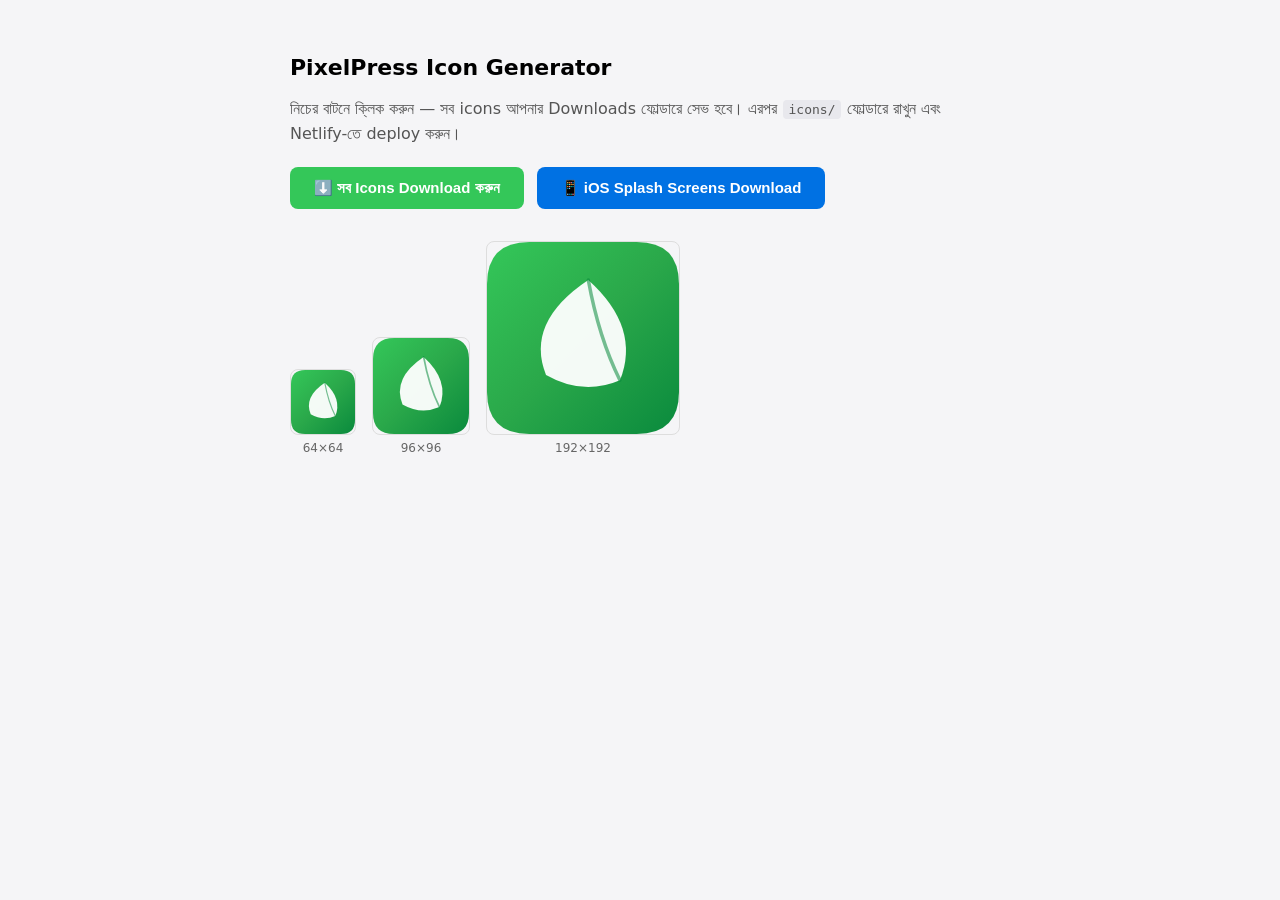
<file: icon-generator.html>
<!DOCTYPE html>
<html>
<head>
<meta charset="utf-8">
<title>PixelPress Icon Generator</title>
<style>
  body{font-family:system-ui;padding:40px;max-width:700px;margin:0 auto;background:#f5f5f7}
  h1{font-size:22px;margin-bottom:8px}
  p{color:#555;line-height:1.6;margin-bottom:20px}
  code{background:#e8e8ed;padding:2px 6px;border-radius:4px;font-size:13px}
  button{padding:12px 24px;border:0;border-radius:8px;background:#34c759;color:#fff;font-size:15px;font-weight:600;cursor:pointer;margin-right:8px;margin-bottom:8px}
  button:hover{background:#0a8a3d}
  #preview{display:flex;gap:16px;flex-wrap:wrap;margin-top:24px;align-items:flex-end}
  .icon-preview{text-align:center}
  .icon-preview span{display:block;font-size:12px;color:#666;margin-top:6px}
  canvas{border:1px solid #ddd;border-radius:8px;display:block}
  .status{margin-top:16px;padding:12px;background:#eafaf0;border-radius:8px;color:#0a8a3d;font-size:13px;display:none}
</style>
</head>
<body>
<h1>PixelPress Icon Generator</h1>
<p>নিচের বাটনে ক্লিক করুন — সব icons আপনার Downloads ফোল্ডারে সেভ হবে। এরপর <code>icons/</code> ফোল্ডারে রাখুন এবং Netlify-তে deploy করুন।</p>

<button onclick="downloadAll()">⬇️ সব Icons Download করুন</button>
<button onclick="downloadSplash()" style="background:#0071e3">📱 iOS Splash Screens Download</button>

<div id="preview"></div>
<div class="status" id="status"></div>

<script>
function drawIcon(size, maskable) {
  const c = document.createElement('canvas');
  c.width = size; c.height = size;
  const ctx = c.getContext('2d');
  const g = ctx.createLinearGradient(0, 0, size, size);
  g.addColorStop(0, '#34c759');
  g.addColorStop(0.5, '#2aa84a');
  g.addColorStop(1, '#0a8a3d');

  if (maskable) {
    ctx.fillStyle = g;
    ctx.fillRect(0, 0, size, size);
  } else {
    const r = size * 0.22;
    ctx.fillStyle = g;
    ctx.beginPath();
    ctx.moveTo(r, 0);
    ctx.lineTo(size - r, 0);
    ctx.quadraticCurveTo(size, 0, size, r);
    ctx.lineTo(size, size - r);
    ctx.quadraticCurveTo(size, size, size - r, size);
    ctx.lineTo(r, size);
    ctx.quadraticCurveTo(0, size, 0, size - r);
    ctx.lineTo(0, r);
    ctx.quadraticCurveTo(0, 0, r, 0);
    ctx.closePath();
    ctx.fill();
  }

  const s = size * (maskable ? 0.42 : 0.55);
  const cx = size / 2, cy = size / 2;

  ctx.fillStyle = 'rgba(255,255,255,0.95)';
  ctx.beginPath();
  ctx.moveTo(cx - s * 0.35, cy + s * 0.35);
  ctx.quadraticCurveTo(cx - s * 0.55, cy - s * 0.15, cx + s * 0.05, cy - s * 0.55);
  ctx.quadraticCurveTo(cx + s * 0.55, cy - s * 0.1, cx + s * 0.35, cy + s * 0.4);
  ctx.quadraticCurveTo(cx, cy + s * 0.55, cx - s * 0.35, cy + s * 0.35);
  ctx.closePath();
  ctx.fill();

  ctx.strokeStyle = 'rgba(10,138,61,0.55)';
  ctx.lineWidth = size * 0.018;
  ctx.lineCap = 'round';
  ctx.beginPath();
  ctx.moveTo(cx + s * 0.05, cy - s * 0.55);
  ctx.quadraticCurveTo(cx + s * 0.15, cy, cx + s * 0.35, cy + s * 0.4);
  ctx.stroke();

  return c;
}

function downloadCanvas(canvas, filename) {
  canvas.toBlob(function(blob) {
    const url = URL.createObjectURL(blob);
    const a = document.createElement('a');
    a.href = url;
    a.download = filename;
    document.body.appendChild(a);
    a.click();
    document.body.removeChild(a);
    setTimeout(() => URL.revokeObjectURL(url), 1000);
  }, 'image/png');
}

function showStatus(msg) {
  const s = document.getElementById('status');
  s.textContent = msg;
  s.style.display = 'block';
}

function downloadAll() {
  const sizes = [
    { size: 192, name: 'icon-192.png', maskable: false },
    { size: 512, name: 'icon-512.png', maskable: false },
    { size: 192, name: 'icon-maskable-192.png', maskable: true },
    { size: 512, name: 'icon-maskable-512.png', maskable: true },
    { size: 180, name: 'apple-touch-icon.png', maskable: false }
  ];
  showStatus('✅ ' + sizes.length + 'টি আইকন ডাউনলোড হচ্ছে… সেগুলো আপনার Downloads ফোল্ডারে চেক করুন।');
  sizes.forEach(function(item, i) {
    setTimeout(function() {
      const c = drawIcon(item.size, item.maskable);
      downloadCanvas(c, item.name);
    }, i * 400);
  });
}

function downloadSplash() {
  const splashes = [
    { w: 640, h: 1136 },
    { w: 750, h: 1334 },
    { w: 1170, h: 2532 },
    { w: 1284, h: 2778 }
  ];
  showStatus('📱 iOS Splash screens ডাউনলোড হচ্ছে…');
  splashes.forEach(function(item, i) {
    setTimeout(function() {
      const c = document.createElement('canvas');
      c.width = item.w; c.height = item.h;
      const ctx = c.getContext('2d');
      const g = ctx.createLinearGradient(0, 0, item.w, item.h);
      g.addColorStop(0, '#ffffff');
      g.addColorStop(1, '#eafaf0');
      ctx.fillStyle = g;
      ctx.fillRect(0, 0, item.w, item.h);
      const logoSize = Math.min(item.w, item.h) * 0.3;
      const logo = drawIcon(logoSize, false);
      ctx.drawImage(logo, (item.w - logoSize) / 2, (item.h - logoSize) / 2 - 40);
      ctx.fillStyle = '#1d1d1f';
      ctx.font = 'bold ' + (item.w * 0.05) + 'px -apple-system, sans-serif';
      ctx.textAlign = 'center';
      ctx.fillText('PixelPress', item.w / 2, item.h / 2 + logoSize / 2 + 30);
      downloadCanvas(c, 'splash-' + item.w + 'x' + item.h + '.png');
    }, i * 500);
  });
}

window.addEventListener('load', function() {
  const p = document.getElementById('preview');
  [64, 96, 192].forEach(function(size) {
    const c = drawIcon(size, false);
    const d = document.createElement('div');
    d.className = 'icon-preview';
    d.appendChild(c);
    const s = document.createElement('span');
    s.textContent = size + '×' + size;
    d.appendChild(s);
    p.appendChild(d);
  });
});
</script>
</body>
</html>
</file>
<file: style.css>
/* PixelPress v43 — Performance Optimized */
:root{
  --blue:#0071e3;--blue-h:#0076e8;
  --green:#34c759;--green-d:#0a8a3d;--green-soft:#eafaf0;
  --red:#ff3b30;--orange:#ff9500;--purple:#bf5af2;
  --bg:#fff;--bg-2:#fbfbfd;--bg-3:#f5f5f7;
  --sf:#fff;--sf-2:#f5f5f7;--sf-3:#e8e8ed;
  --glass:rgba(255,255,255,.72);
  --tx:#1d1d1f;--tx-2:#6e6e73;--tx-3:#86868b;
  --brd:rgba(0,0,0,.08);--brd-2:rgba(0,0,0,.14);
  --sh-sm:0 1px 2px rgba(0,0,0,.04),0 2px 8px -2px rgba(0,0,0,.06);
  --sh-md:0 4px 16px -4px rgba(0,0,0,.08),0 2px 6px -2px rgba(0,0,0,.04);
  --sh-lg:0 16px 48px -12px rgba(0,0,0,.12),0 6px 16px -6px rgba(0,0,0,.06);
  --sh-pop:0 20px 60px -12px rgba(0,0,0,.25);
  --r-sm:10px;--r-md:14px;--r-lg:18px;--r-xl:22px;--r-full:980px;
  --hh:52px;
  --safe-top:env(safe-area-inset-top,0px);
  --safe-bot:env(safe-area-inset-bottom,0px);
  --ease:cubic-bezier(.22,.61,.36,1);
  --ease-out:cubic-bezier(.16,1,.3,1);
  --ease-spring:cubic-bezier(.34,1.56,.64,1);
  --font:-apple-system,BlinkMacSystemFont,'SF Pro Display','Helvetica Neue','Manrope',Helvetica,Arial,sans-serif;
  --mono:'SF Mono',ui-monospace,Menlo,Monaco,monospace;
}
[data-theme="dark"]{
  --blue:#0a84ff;--blue-h:#1a8fff;
  --green:#30d158;--green-d:#5fdc8c;--green-soft:#0a1e14;
  --bg:#000;--bg-2:#0a0a0a;--bg-3:#1d1d1f;
  --sf:#1d1d1f;--sf-2:#2d2d2f;--sf-3:#3a3a3c;
  --glass:rgba(29,29,31,.72);
  --tx:#f5f5f7;--tx-2:#a1a1a6;--tx-3:#86868b;
  --brd:rgba(255,255,255,.1);--brd-2:rgba(255,255,255,.18);
  --sh-md:0 4px 16px -4px rgba(0,0,0,.65);
  --sh-lg:0 16px 48px -12px rgba(0,0,0,.75);
  --sh-pop:0 20px 60px -12px rgba(0,0,0,.7);
}
*,*::before,*::after{box-sizing:border-box}
[hidden]{display:none!important}
html{-webkit-text-size-adjust:100%;scroll-behavior:smooth;scroll-padding-top:calc(var(--hh) + 20px);-webkit-overflow-scrolling:touch}
body{margin:0;font-family:var(--font);font-size:16px;line-height:1.47;letter-spacing:-.022em;color:var(--tx);background:var(--bg);-webkit-font-smoothing:antialiased;overflow-x:hidden;overscroll-behavior-y:none}
img,svg{display:block;max-width:100%}
button,input,select,textarea{font:inherit;color:inherit;letter-spacing:inherit}
button{cursor:pointer;border:0;background:none;color:inherit}
a{color:inherit;text-decoration:none}
ul,ol{list-style:none;margin:0;padding:0}
h1,h2,h3,h4{margin:0;line-height:1.1;letter-spacing:-.03em;font-weight:600}
p{margin:0}
:focus-visible{outline:2px solid var(--blue);outline-offset:2px;border-radius:6px}
::selection{background:rgba(0,113,227,.22);color:var(--tx)}
.ic{width:1em;height:1em;flex-shrink:0;fill:none;stroke:currentColor;stroke-width:1.8;stroke-linecap:round;stroke-linejoin:round}

/* ═══ GPU ACCELERATION HINTS ═══ */
.blob,.install-tip,.install-modal,.scroll-fab,.toast,.img-modal,.site-header,.scroll-progress{
  will-change:transform,opacity;
  transform:translateZ(0);
  backface-visibility:hidden;
}
.scroll-progress,.blob{will-change:transform}
.ambient{will-change:opacity}
.ambient::before{will-change:transform}

/* ═══ CONTENT VISIBILITY — skip off-screen rendering ═══ */
.section,.showcase,.site-footer,.cta-band,.stats-section{
  content-visibility:auto;
  contain-intrinsic-size:1px 900px;
}

/* ═══ AURORA AMBIENT ═══ */
.ambient{position:fixed;inset:0;z-index:-2;pointer-events:none;background:var(--bg);overflow:hidden;contain:strict}
.ambient::before{
  content:'';position:absolute;inset:-30%;
  background:
    radial-gradient(circle at 20% 20%, color-mix(in srgb,var(--green) 25%,transparent), transparent 45%),
    radial-gradient(circle at 80% 15%, color-mix(in srgb,var(--blue) 20%,transparent), transparent 45%),
    radial-gradient(circle at 60% 85%, color-mix(in srgb,var(--purple) 18%,transparent), transparent 45%);
  filter:blur(80px) saturate(150%);opacity:.35;
  animation:auroraFlow 24s ease-in-out infinite;
}
[data-theme="dark"] .ambient::before{opacity:.5;filter:blur(100px) saturate(180%)}
@keyframes auroraFlow{
  0%,100%{transform:translate(0,0) scale(1)}
  33%{transform:translate(4%,-4%) scale(1.08)}
  66%{transform:translate(-4%,4%) scale(.96)}
}
.ambient::after{
  content:'';position:absolute;inset:0;
  background-image:
    linear-gradient(color-mix(in srgb,var(--tx) 3%,transparent) 1px, transparent 1px),
    linear-gradient(90deg, color-mix(in srgb,var(--tx) 3%,transparent) 1px, transparent 1px);
  background-size:44px 44px;
  -webkit-mask-image:radial-gradient(ellipse 80% 60% at 50% 40%,black,transparent 75%);
  mask-image:radial-gradient(ellipse 80% 60% at 50% 40%,black,transparent 75%);
  opacity:.5;animation:gridShift 45s linear infinite;
}
[data-theme="dark"] .ambient::after{
  background-image:
    linear-gradient(rgba(255,255,255,.04) 1px, transparent 1px),
    linear-gradient(90deg, rgba(255,255,255,.04) 1px, transparent 1px);
}
@keyframes gridShift{to{background-position:44px 44px, 44px 44px}}

/* ═══ FLOATING BLOBS ═══ */
.floating-blobs{position:fixed;inset:0;z-index:-1;pointer-events:none;overflow:hidden;contain:strict}
.blob{position:absolute;border-radius:50%;filter:blur(60px);opacity:.22;animation:blobFloat 28s ease-in-out infinite}
.blob-1{top:10%;left:-5%;width:320px;height:320px;background:var(--green)}
.blob-2{top:50%;right:-8%;width:400px;height:400px;background:var(--blue);animation-delay:-9s}
.blob-3{bottom:10%;left:20%;width:280px;height:280px;background:var(--purple);animation-delay:-18s}
[data-theme="dark"] .blob{opacity:.15}
@keyframes blobFloat{
  0%,100%{transform:translate(0,0) scale(1)}
  33%{transform:translate(60px,-50px) scale(1.1)}
  66%{transform:translate(-50px,40px) scale(.92)}
}

/* ═══ REVEAL ═══ */
[data-reveal]{opacity:0;filter:blur(10px);transform:translateY(24px);transition:opacity .7s var(--ease-out),filter .7s var(--ease-out),transform .7s var(--ease-spring)}
[data-reveal].is-visible{opacity:1;filter:blur(0);transform:translateY(0)}

/* ═══ BASE ═══ */
.container{width:100%;max-width:1000px;margin-inline:auto;padding-inline:20px;position:relative;z-index:1}
.container--narrow{max-width:692px}
.skip-link{position:absolute;top:-100px;left:16px;z-index:999;padding:10px 18px;background:var(--blue);color:#fff;border-radius:0 0 var(--r-sm) var(--r-sm);font-weight:500;font-size:14px;transition:top .2s var(--ease)}
.skip-link:focus{top:0}

/* ═══ BUTTONS ═══ */
.btn{position:relative;display:inline-flex;align-items:center;justify-content:center;gap:6px;padding:8px 16px;border-radius:var(--r-full);font-weight:400;font-size:14px;line-height:1;white-space:nowrap;overflow:hidden;user-select:none;transition:background-color .18s var(--ease),color .18s var(--ease),transform .18s var(--ease),box-shadow .3s var(--ease)}
.btn .ic{width:1.1em;height:1.1em;transition:transform .3s var(--ease-spring)}
.btn:active{transform:scale(.97)}
.btn-primary{background:var(--blue);color:#fff}
.btn-primary:hover{background:var(--blue-h);box-shadow:0 8px 24px -6px rgba(0,113,227,.4)}
.btn-primary:hover .ic{transform:translateX(3px)}
.btn-ghost{background:transparent;color:var(--blue);border:1px solid var(--blue)}
.btn-ghost:hover{background:var(--blue);color:#fff}
.btn-ghost.danger{color:var(--red);border-color:var(--red)}
.btn-ghost.danger:hover{background:var(--red);color:#fff}
.btn-light{background:#fff;color:var(--blue)}
.btn-light:hover{background:#f5f5f7}
.btn-sm{padding:6px 12px;font-size:13px}
.btn-xs{padding:4px 10px;font-size:12px}
.btn-lg{padding:11px 22px;font-size:15px}
.btn-block{width:100%}
.btn-kbd{display:inline-flex;align-items:center;padding:1px 5px;margin-left:3px;background:rgba(255,255,255,.22);border-radius:4px;font-size:10px;font-weight:500;font-family:var(--mono)}
@media (max-width:700px){.btn-kbd{display:none}}

/* ═══ HEADER ═══ */
.site-header{position:sticky;top:0;z-index:100;height:var(--hh);background:var(--glass);-webkit-backdrop-filter:saturate(180%) blur(20px);backdrop-filter:saturate(180%) blur(20px);border-bottom:1px solid transparent;transition:border-color .3s var(--ease),box-shadow .3s var(--ease)}
.site-header.is-scrolled{border-bottom-color:var(--brd);box-shadow:0 4px 20px -4px rgba(0,0,0,.06)}
.header-inner{height:100%;display:flex;align-items:center;gap:10px}
.logo{display:inline-flex;align-items:center;gap:7px;font-weight:600;font-size:15px;letter-spacing:-.03em;flex-shrink:0;padding:3px 6px 3px 3px;border-radius:8px;transition:opacity .18s var(--ease)}
.logo:hover{opacity:.75}
.logo-mark{position:relative;display:grid;place-items:center;width:26px;height:26px;border-radius:7px;overflow:hidden;flex-shrink:0;background:#34c759;box-shadow:0 2px 8px -2px rgba(52,199,89,.4);transition:transform .3s var(--ease-spring)}
.logo:hover .logo-mark{transform:rotate(-8deg) scale(1.08)}
.logo-mark__svg{display:block;width:100%;height:100%}
.logo-text{color:var(--tx)}
.logo-text em{font-style:normal;color:var(--tx-3);font-weight:400}
.seg-nav{position:relative;display:flex;align-items:center;margin-left:16px}
.seg-nav__link{padding:6px 10px;border-radius:8px;font-size:13px;color:var(--tx-2);transition:color .18s var(--ease);white-space:nowrap;background:transparent}
.seg-nav__link:hover{color:var(--tx)}
.seg-nav__link.is-active{color:var(--tx);font-weight:500}
.header-actions{display:flex;align-items:center;gap:8px;margin-left:auto}
.action-btn{display:inline-flex;align-items:center;gap:5px;height:30px;padding:0 10px;border-radius:var(--r-full);font-size:12px;color:var(--tx-2);background:transparent;border:1px solid transparent;transition:all .18s var(--ease)}
.action-btn .ic{width:13px;height:13px}
.action-btn:hover{color:var(--tx);background:var(--sf-2)}
.action-btn__label{display:none}
.action-btn__kbd{display:inline-flex;padding:1px 5px;border-radius:4px;font-family:var(--mono);font-size:9px;font-weight:500;background:var(--sf-2);color:var(--tx-3);border:1px solid var(--brd)}
@media (min-width:960px){.action-btn__label{display:inline}}
@media (max-width:520px){.action-btn{display:none}}
.install-chip{position:relative;display:inline-flex;align-items:center;gap:5px;padding:6px 12px;border-radius:var(--r-full);font-size:12px;font-weight:500;background:var(--green);color:#fff;overflow:hidden;transition:background-color .18s var(--ease),transform .18s var(--ease-spring)}
.install-chip .ic{width:11px;height:11px}
.install-chip:hover{background:var(--green-d);transform:translateY(-2px) scale(1.02);box-shadow:0 6px 16px -4px rgba(52,199,89,.5)}
@media (max-width:880px){.install-chip span{display:none}.install-chip{padding:6px 8px}}
.theme-toggle{display:inline-flex;align-items:center;justify-content:center;padding:0;border:0;background:transparent;border-radius:999px;transition:transform .18s var(--ease-spring);flex-shrink:0}
.theme-toggle:active{transform:scale(.94)}
.toggle-track{position:relative;display:block;width:40px;height:24px;border-radius:999px;background:var(--sf-3);transition:background .3s var(--ease);overflow:hidden}
.toggle-track .ico-bg{position:absolute;top:50%;transform:translateY(-50%);width:10px;height:10px;pointer-events:none;transition:opacity .3s var(--ease)}
.toggle-track .ico-bg--sun{left:5px;color:var(--orange);opacity:.6}
.toggle-track .ico-bg--moon{right:5px;color:var(--tx-3);opacity:.5}
[data-theme="dark"] .toggle-track .ico-bg--sun{opacity:.35}
[data-theme="dark"] .toggle-track .ico-bg--moon{opacity:.9;color:#fff}
.toggle-thumb{position:absolute;top:2px;left:2px;width:20px;height:20px;border-radius:50%;background:#fff;box-shadow:0 1px 3px rgba(0,0,0,.15);transition:transform .35s var(--ease-spring);z-index:2}
[data-theme="dark"] .toggle-thumb{transform:translateX(16px)}
.thumb-inner{position:absolute;inset:0;display:grid;place-items:center}
.thumb-inner .ic{position:absolute;width:10px;height:10px;color:var(--tx);transition:opacity .3s var(--ease-out),transform .4s var(--ease-spring)}
.thumb-inner .thumb-sun{opacity:1;transform:rotate(0) scale(1)}
.thumb-inner .thumb-moon{opacity:0;transform:rotate(-120deg) scale(.4)}
[data-theme="dark"] .thumb-inner .thumb-sun{opacity:0;transform:rotate(120deg) scale(.4)}
[data-theme="dark"] .thumb-inner .thumb-moon{opacity:1;transform:rotate(0) scale(1)}
.menu-btn{display:none;width:30px;height:30px;border-radius:8px}
.menu-bars{display:flex;flex-direction:column;justify-content:center;gap:4px;width:16px;height:12px;position:relative;margin:auto}
.menu-bars .bar{display:block;width:100%;height:1.5px;border-radius:2px;background:currentColor;transform-origin:center;transition:transform .3s var(--ease),opacity .2s ease}
.menu-btn[aria-expanded="true"] .bar:nth-child(1){transform:translateY(5.5px) rotate(45deg)}
.menu-btn[aria-expanded="true"] .bar:nth-child(2){opacity:0}
.menu-btn[aria-expanded="true"] .bar:nth-child(3){transform:translateY(-5.5px) rotate(-45deg)}

/* ═══ COMMAND PALETTE ═══ */
.cmd-palette{margin:auto;padding:0;border:0;border-radius:var(--r-md);background:var(--sf);box-shadow:var(--sh-pop);max-width:540px;width:calc(100% - 32px);max-height:70vh;overflow:hidden;color:var(--tx);font-family:var(--font)}
.cmd-palette::backdrop{background:rgba(0,0,0,.4);-webkit-backdrop-filter:blur(12px);backdrop-filter:blur(12px)}
.cmd-palette[open]{animation:cmdIn .25s var(--ease-spring)}
@keyframes cmdIn{from{opacity:0;transform:translateY(-8px) scale(.97)}to{opacity:1;transform:none}}
.cmd-palette__search{display:flex;align-items:center;gap:10px;padding:12px 16px;border-bottom:1px solid var(--brd)}
.cmd-palette__search .ic{width:16px;height:16px;color:var(--tx-3)}
.cmd-palette__input{flex:1;border:0;background:transparent;font-size:14px;color:var(--tx);outline:0}
.cmd-palette__input::placeholder{color:var(--tx-3)}
.cmd-palette__esc{padding:2px 6px;font-family:var(--mono);font-size:9px;font-weight:500;background:var(--sf-2);color:var(--tx-3);border:1px solid var(--brd);border-radius:4px}
.cmd-palette__list{max-height:44vh;overflow-y:auto;padding:6px;overscroll-behavior:contain}
.cmd-palette__item{display:flex;align-items:center;gap:10px;padding:9px 10px;border-radius:7px;font-size:13px;color:var(--tx-2);cursor:pointer;transition:background-color .12s var(--ease),color .12s var(--ease),transform .2s var(--ease-spring)}
.cmd-palette__item .ic{width:14px;height:14px;color:var(--tx-3)}
.cmd-palette__item:hover,.cmd-palette__item.is-selected{background:var(--green);color:#fff;transform:translateX(3px)}
.cmd-palette__item:hover .ic,.cmd-palette__item.is-selected .ic{color:#fff}
.cmd-palette__item kbd{margin-left:auto;padding:1px 5px;font-family:var(--mono);font-size:9px;background:var(--sf-2);color:var(--tx-3);border:1px solid var(--brd);border-radius:4px}
.cmd-palette__item.is-selected kbd{background:rgba(255,255,255,.2);color:#fff;border-color:transparent}
.cmd-palette__foot{display:flex;justify-content:center;gap:14px;padding:8px 16px 12px;font-size:10px;color:var(--tx-3);border-top:1px solid var(--brd)}
.cmd-palette__foot kbd{display:inline-flex;align-items:center;justify-content:center;min-width:14px;height:14px;padding:0 3px;margin:0 2px;font-family:var(--mono);font-size:9px;background:var(--sf-2);border:1px solid var(--brd);border-radius:3px}

/* ═══ HERO ═══ */
.hero{padding:clamp(56px,8vw,120px) 0 clamp(48px,6vw,80px);text-align:center;position:relative}
.hero-copy{max-width:720px;margin:0 auto}
.pill{display:inline-flex;align-items:center;gap:6px;padding:5px 12px 5px 8px;border-radius:var(--r-full);background:transparent;border:1px solid var(--brd);font-size:11px;color:var(--tx-2);margin-bottom:20px}
.pill-dot{width:5px;height:5px;border-radius:50%;background:var(--green);animation:pulse 2s ease-in-out infinite}
@keyframes pulse{50%{opacity:.4}}
.hero h1{font-size:clamp(2.2rem,5.5vw,3.8rem);font-weight:600;letter-spacing:-.045em;line-height:1.05;margin-bottom:18px;color:var(--tx)}
.grad-text{background:linear-gradient(90deg, var(--green), var(--blue), var(--green));background-size:250% 100%;-webkit-background-clip:text;background-clip:text;color:transparent;display:inline-block;animation:gradientShift 6s ease infinite}
@keyframes gradientShift{0%,100%{background-position:0% 50%}50%{background-position:100% 50%}}
.hero-sub{font-size:clamp(1rem,1.35vw,1.2rem);color:var(--tx-2);max-width:600px;margin:0 auto 28px;line-height:1.42}
.hero-cta{display:flex;flex-wrap:wrap;justify-content:center;gap:10px;margin-bottom:26px}
.badges{display:flex;flex-wrap:wrap;justify-content:center;gap:8px 20px;font-size:13px;color:var(--tx-2);margin-bottom:26px}
.badges li{display:inline-flex;align-items:center;gap:6px}
.badge-ic{display:grid;place-items:center;width:16px;height:16px;border-radius:50%;background:var(--green);color:#fff;flex-shrink:0;transition:transform .3s var(--ease-spring)}
.badges li:hover .badge-ic{transform:scale(1.25)}
.badge-ic .ic{width:9px;height:9px;stroke-width:3}
.hero-proof{display:inline-flex;align-items:center;gap:10px;padding:10px 16px;border-radius:var(--r-full);background:var(--sf-2);margin-top:6px}
.avatars{display:flex;flex-shrink:0}
.avatars span{display:grid;place-items:center;width:24px;height:24px;border-radius:50%;background:var(--green);color:#fff;font-size:10px;font-weight:500;border:2px solid var(--sf);margin-left:-7px;transition:transform .3s var(--ease-spring)}
.avatars:hover span{transform:translateY(-4px)}
.avatars span:first-child{margin-left:0}
.avatars span:last-child{background:var(--sf-3);color:var(--tx-2)}
.proof-text{display:flex;flex-direction:column;gap:1px;line-height:1.25;text-align:left}
.proof-text strong{font-size:12px;font-weight:500;color:var(--tx)}
.proof-text em{font-style:normal;font-size:11px;color:var(--tx-3);display:inline-flex;align-items:center;gap:3px}
.proof-text em .ic{width:10px;height:10px;color:var(--orange)}

/* ═══ CARD ═══ */
.card{background:var(--sf);border:1px solid var(--brd);border-radius:var(--r-lg);box-shadow:var(--sh-md)}
.converter{padding:clamp(20px,2.6vw,28px);max-width:680px;margin:0 auto;width:100%;text-align:left;position:relative}
.converter-head{display:flex;align-items:flex-start;justify-content:space-between;gap:14px;margin-bottom:18px}
.converter-head h2{font-size:19px;letter-spacing:-.028em;margin-bottom:3px;font-weight:600}
.converter-head p{font-size:13px;color:var(--tx-2)}
.live-badge{display:inline-flex;align-items:center;gap:5px;padding:3px 9px;border-radius:var(--r-full);background:rgba(48,209,88,.12);color:#1a8a3d;font-size:10px;font-weight:500;flex-shrink:0}
[data-theme="dark"] .live-badge{background:rgba(48,209,88,.18);color:#5fdc8c}
.live-badge i{width:5px;height:5px;border-radius:50%;background:currentColor;animation:pulse 1.6s ease-in-out infinite}

/* ═══ DROPZONE ═══ */
.dropzone{position:relative;display:flex;flex-direction:column;align-items:center;text-align:center;padding:clamp(28px,4vw,44px) 20px;border-radius:var(--r-md);border:1.5px dashed var(--brd-2);background:var(--sf-2);cursor:pointer;overflow:hidden;transition:border-color .22s var(--ease),background-color .22s var(--ease),transform .22s var(--ease)}
.dropzone:hover,.dropzone:focus-visible{border-color:var(--green);border-style:solid;background:var(--green-soft);transform:translateY(-2px)}
.dropzone.is-dragover{border-color:var(--green);border-style:solid;background:var(--green-soft);transform:scale(1.01)}
.dz-icon{display:grid;place-items:center;width:44px;height:44px;border-radius:50%;background:var(--green);color:#fff;margin-bottom:14px;position:relative}
.dz-icon .ic{width:20px;height:20px;stroke-width:1.6}
.dz-title{font-size:16px;font-weight:600;margin-bottom:4px}
.dz-sub{font-size:12px;color:var(--tx-3);margin-bottom:16px;font-family:var(--mono)}
.dz-btn{pointer-events:none;background:var(--blue);color:#fff;padding:8px 18px;font-size:14px}
.privacy-note{display:flex;align-items:center;justify-content:center;gap:6px;margin-top:14px;font-size:12px;color:var(--tx-3);text-align:center}
.privacy-note .ic{color:var(--green);width:12px;height:12px}
.workspace{margin-top:20px;padding-top:20px;border-top:1px solid var(--brd);animation:fadeUp .4s var(--ease-out)}
@keyframes fadeUp{from{opacity:0;transform:translateY(8px)}to{opacity:1;transform:none}}
.ws-head{display:flex;align-items:center;justify-content:space-between;gap:12px;margin-bottom:12px}
.ws-head h3{font-size:14px;font-weight:600;display:flex;align-items:center;gap:6px}
.count{display:inline-grid;place-items:center;min-width:20px;height:20px;padding:0 6px;border-radius:var(--r-full);background:var(--green);color:#fff;font-size:10px;font-weight:500;transition:transform .3s var(--ease-spring)}
.count.bump{animation:countBump .4s var(--ease-spring)}
@keyframes countBump{0%,100%{transform:scale(1)}50%{transform:scale(1.3)}}
.ws-head-actions{display:flex;gap:5px}
.ws-head-actions .ic{width:11px;height:11px}
.gallery{display:grid;grid-template-columns:repeat(auto-fill,minmax(120px,1fr));gap:10px;max-height:340px;overflow-y:auto;padding:4px;margin:0 -4px 18px;overscroll-behavior:contain}
.thumb{position:relative;border-radius:var(--r-sm);background:var(--sf-2);border:1px solid var(--brd);overflow:hidden;cursor:grab;transition:transform .25s var(--ease-spring),box-shadow .25s var(--ease),border-color .18s var(--ease);animation:thumbIn .3s var(--ease-spring) backwards}
@keyframes thumbIn{from{opacity:0;transform:scale(.9)}to{opacity:1;transform:none}}
.thumb:hover{transform:translateY(-3px);box-shadow:var(--sh-sm);border-color:var(--green)}
.thumb.dragging{opacity:.35}
.thumb.drop-target{border-color:var(--green);box-shadow:0 0 0 2px var(--green)}
.thumb-img{aspect-ratio:1/1;display:grid;place-items:center;overflow:hidden;cursor:zoom-in;background:var(--sf-2)}
.thumb-img img{width:100%;height:100%;object-fit:contain}
.thumb-meta{padding:6px 8px;display:flex;flex-direction:column;gap:1px;background:var(--sf);border-top:1px solid var(--brd)}
.thumb-name{font-size:11px;font-weight:500;white-space:nowrap;overflow:hidden;text-overflow:ellipsis}
.thumb-size{font-size:10px;color:var(--tx-3);font-family:var(--mono)}
.thumb-actions{position:absolute;top:5px;right:5px;display:flex;gap:3px;opacity:0;transition:opacity .18s var(--ease)}
.thumb:hover .thumb-actions,.thumb:focus-within .thumb-actions{opacity:1}
@media (hover:none){.thumb-actions{opacity:1}}
.thumb-btn{display:grid;place-items:center;width:22px;height:22px;border-radius:50%;background:rgba(255,255,255,.95);color:var(--tx);box-shadow:0 1px 4px rgba(0,0,0,.15);transition:background-color .12s var(--ease),transform .12s var(--ease-spring)}
[data-theme="dark"] .thumb-btn{background:rgba(60,60,65,.95);color:var(--tx)}
.thumb-btn .ic{width:10px;height:10px}
.thumb-btn:hover{background:var(--green);color:#fff}
.thumb-drag{position:absolute;top:5px;left:5px;width:20px;height:20px;display:grid;place-items:center;border-radius:5px;background:rgba(255,255,255,.95);color:var(--tx-3);opacity:0;transition:opacity .18s var(--ease)}
[data-theme="dark"] .thumb-drag{background:rgba(60,60,65,.95)}
.thumb-drag .ic{width:10px;height:10px}
.thumb:hover .thumb-drag{opacity:1}
.settings{padding:16px;border-radius:var(--r-md);background:var(--sf-2);margin-bottom:16px}
.settings-title{font-size:11px;font-weight:600;text-transform:uppercase;letter-spacing:.06em;color:var(--tx-3);margin-bottom:14px}
.setting{border:0;padding:0;margin:0 0 12px}
.setting:last-child{margin-bottom:0}
.setting legend{font-size:12px;font-weight:500;color:var(--tx-2);margin-bottom:6px;padding:0}
.segmented{display:flex;gap:2px;padding:2px;border-radius:8px;background:var(--sf-3)}
.segmented label{position:relative;flex:1;min-width:0}
.segmented input{position:absolute;opacity:0;width:100%;height:100%;margin:0;cursor:pointer}
.segmented span{display:block;text-align:center;padding:6px 4px;border-radius:6px;font-size:12px;color:var(--tx);transition:background-color .15s var(--ease),color .15s var(--ease),box-shadow .15s var(--ease);pointer-events:none;white-space:nowrap;overflow:hidden;text-overflow:ellipsis}
.segmented input:checked + span{background:var(--sf);color:var(--tx);font-weight:500;box-shadow:0 1px 2px rgba(0,0,0,.06)}
[data-theme="dark"] .segmented input:checked + span{background:var(--sf-2);color:#fff}
.advanced{margin-bottom:16px;border-radius:var(--r-md);background:var(--sf-2);overflow:hidden}
.advanced > summary{display:flex;align-items:center;gap:12px;padding:14px 16px;cursor:pointer;list-style:none;user-select:none}
.advanced > summary::-webkit-details-marker{display:none}
.adv-ico{display:grid;place-items:center;width:26px;height:26px;border-radius:50%;background:var(--green);color:#fff;flex-shrink:0}
.adv-ico .ic{width:12px;height:12px}
.adv-text{flex:1;min-width:0;display:flex;flex-direction:column;gap:1px;line-height:1.3}
.adv-text strong{font-size:13px;font-weight:500}
.adv-text em{font-style:normal;font-size:11px;color:var(--tx-3)}
.adv-chevron{color:var(--tx-3);transition:transform .22s var(--ease)}
.adv-chevron .ic{width:12px;height:12px}
.advanced[open] .adv-chevron{transform:rotate(180deg)}
.adv-body{padding:2px 16px 18px;display:flex;flex-direction:column;gap:14px}
.field{display:flex;flex-direction:column;gap:6px}
.field-label{font-size:12px;font-weight:500;color:var(--tx-2)}
.input,.select{width:100%;padding:9px 12px;border-radius:8px;border:1px solid var(--brd);background:var(--sf);color:var(--tx);font-size:14px;transition:border-color .15s var(--ease),box-shadow .15s var(--ease)}
.input:focus,.select:focus{outline:none;border-color:var(--green);box-shadow:0 0 0 3px rgba(52,199,89,.15)}
.input-sm{padding:8px 10px;font-size:13px}
.adv-block{display:flex;flex-direction:column;gap:9px;padding-top:4px;border-top:1px solid var(--brd)}
.adv-block:first-child{border-top:0;padding-top:0}
.switch-row{display:flex;align-items:center;gap:10px;cursor:pointer;padding:3px 0}
.switch-row input[type="checkbox"]{position:absolute;opacity:0;width:0;height:0}
.switch{position:relative;display:inline-block;width:36px;height:22px;border-radius:999px;background:var(--sf-3);flex-shrink:0;transition:background-color .22s var(--ease)}
.switch-thumb{position:absolute;top:2px;left:2px;width:18px;height:18px;border-radius:50%;background:#fff;box-shadow:0 1px 2px rgba(0,0,0,.15);transition:transform .3s var(--ease-spring)}
.switch-row input:checked + .switch{background:var(--green)}
.switch-row input:checked + .switch .switch-thumb{transform:translateX(14px)}
.switch-text{font-size:13px;color:var(--tx)}
.adv-sub{display:grid;grid-template-columns:1fr 1fr;gap:6px;padding-left:46px}
.adv-sub--col{grid-template-columns:1fr}
.adv-sub[hidden]{display:none!important}
.range-row{display:grid;grid-template-columns:auto 1fr auto;align-items:center;gap:8px;padding:8px 10px;border-radius:8px;background:var(--sf);border:1px solid var(--brd)}
.range-label{font-size:12px;font-weight:500;color:var(--tx-2)}
.range-val{font-size:11px;font-weight:500;color:var(--tx-2);min-width:30px;text-align:right;font-family:var(--mono)}
.range-row input[type="range"]{-webkit-appearance:none;appearance:none;width:100%;height:3px;border-radius:3px;background:var(--sf-3);outline:none}
.range-row input[type="range"]::-webkit-slider-thumb{-webkit-appearance:none;appearance:none;width:18px;height:18px;border-radius:50%;background:#fff;cursor:pointer;box-shadow:0 1px 4px rgba(0,0,0,.15)}
.range-row input[type="range"]::-moz-range-thumb{width:16px;height:16px;border-radius:50%;background:#fff;cursor:pointer;box-shadow:0 1px 4px rgba(0,0,0,.15);border:0}
.pipeline{margin-bottom:16px;padding:18px;border-radius:var(--r-md);background:var(--sf-2);animation:fadeUp .3s var(--ease-out)}
.pipeline-header{display:flex;align-items:center;gap:16px;margin-bottom:18px}
.pipeline-ring{position:relative;flex-shrink:0;width:68px;height:68px;display:grid;place-items:center}
.pipeline-svg{position:absolute;inset:0;width:100%;height:100%;transform:rotate(-90deg)}
.pipeline-track{fill:none;stroke:var(--sf-3);stroke-width:4}
.pipeline-fill{fill:none;stroke:var(--green);stroke-width:4;stroke-linecap:round;stroke-dasharray:276.46;stroke-dashoffset:276.46;transition:stroke-dashoffset .35s var(--ease-out)}
.pipeline-pct{position:relative;z-index:1;font-size:15px;font-weight:500;font-feature-settings:'tnum'}
.pipeline-info{flex:1;min-width:0}
.pipeline-info h4{font-size:14px;font-weight:600;margin:0 0 3px}
.pipeline-info p{font-size:12px;color:var(--tx-2);line-height:1.4;margin:0}
.pipeline-stages{display:grid;grid-template-columns:repeat(4,1fr);gap:6px}
.pipeline-stage{display:flex;flex-direction:column;align-items:center;gap:5px;padding:10px 4px;border-radius:var(--r-sm);background:var(--sf);text-align:center;position:relative;transition:background-color .25s var(--ease-out),opacity .25s var(--ease-out);opacity:.45}
.pipeline-stage.is-active{opacity:1;background:var(--green-soft);box-shadow:0 0 0 1px var(--green)}
.pipeline-stage.is-done{opacity:1}
.stage-ico{display:grid;place-items:center;width:26px;height:26px;border-radius:50%;background:var(--sf-3);color:var(--tx-3);transition:background-color .25s var(--ease-out),color .25s var(--ease-out)}
.stage-ico .ic{width:12px;height:12px}
.pipeline-stage.is-active .stage-ico{background:var(--green);color:#fff}
.pipeline-stage.is-done .stage-ico{background:var(--green);color:#fff}
.stage-text{font-size:10px;font-weight:500;color:var(--tx-2);line-height:1.25}
.pipeline-stage.is-active .stage-text,.pipeline-stage.is-done .stage-text{color:var(--green-d)}
.stage-check{position:absolute;top:4px;right:4px;width:14px;height:14px;border-radius:50%;background:var(--green);color:#fff;display:grid;place-items:center;opacity:0;transform:scale(0);transition:opacity .25s var(--ease-spring),transform .25s var(--ease-spring)}
.stage-check .ic{width:8px;height:8px;stroke-width:3}
.pipeline-stage.is-done .stage-check{opacity:1;transform:scale(1)}
.pdf-ready{margin-top:4px;padding:16px;border-radius:var(--r-md);background:var(--green-soft);animation:pdfReady .35s var(--ease-spring)}
@keyframes pdfReady{from{opacity:0;transform:translateY(8px) scale(.98)}to{opacity:1;transform:none}}
.pdf-ready-head{display:flex;align-items:center;gap:12px;margin-bottom:12px}
.pdf-ready-ico{display:grid;place-items:center;width:36px;height:36px;border-radius:50%;background:var(--green);color:#fff;flex-shrink:0}
.pdf-ready-ico .ic{width:18px;height:18px}
.pdf-ready-head strong{display:block;font-size:14px;font-weight:600}
.pdf-ready-head em{font-style:normal;font-size:11px;color:var(--tx-3);font-family:var(--mono)}
.pdf-ready-actions{display:flex;flex-direction:column;gap:6px;margin-bottom:10px}
.pdf-new-btn{margin-top:8px;background:transparent!important;border:1px solid var(--brd)!important;color:var(--tx-2)}
.pdf-new-btn:hover{color:var(--blue)!important;border-color:var(--blue)!important}
.btn.is-processing{pointer-events:none;opacity:.85}
.btn.is-error{animation:shakeX .3s var(--ease)}
@keyframes shakeX{0%,100%{transform:translateX(0)}25%{transform:translateX(-4px)}75%{transform:translateX(4px)}}
.ws-footnote{margin-top:10px;font-size:11px;color:var(--tx-3);text-align:center;display:inline-flex;align-items:center;justify-content:center;gap:5px;width:100%}
.ws-footnote .ic{color:var(--green);width:11px;height:11px}

/* ═══ SECTIONS ═══ */
.section{padding:clamp(64px,8vw,116px) 0;position:relative}
.section--alt{background:color-mix(in srgb,var(--bg-3) 60%, transparent)}
.section-head{text-align:center;max-width:680px;margin:0 auto clamp(38px,5vw,58px)}
.eyebrow{display:inline-block;font-size:11px;font-weight:500;letter-spacing:.02em;text-transform:uppercase;color:var(--green-d);margin-bottom:10px}
.section-head h2{font-size:clamp(1.8rem,4vw,2.7rem);letter-spacing:-.04em;margin-bottom:14px;font-weight:600;line-height:1.08}
.section-sub{font-size:clamp(1rem,1.3vw,1.15rem);color:var(--tx-2);line-height:1.42}
.stats-section{padding:40px 0}
.stats{display:grid;grid-template-columns:repeat(4,1fr);gap:14px;padding:clamp(22px,3vw,36px);border-radius:var(--r-lg);background:var(--sf-2)}
.stats li{text-align:center;padding:8px 4px}
.stats strong{display:block;font-size:clamp(1.6rem,3vw,2.4rem);font-weight:600;letter-spacing:-.05em;line-height:1.05;margin-bottom:4px;font-feature-settings:'tnum'}
.stats span{font-size:12px;color:var(--tx-2)}
.bento{display:grid;grid-template-columns:repeat(3,1fr);gap:14px}
.bento .bento-lg{grid-column:span 2}
.bento .bento-wide{grid-column:span 3;display:flex;gap:16px;align-items:flex-start;background:var(--sf-2)}
.feature-card{position:relative;padding:26px 24px;border-radius:var(--r-lg);background:var(--sf-2);overflow:hidden;transition:background-color .25s var(--ease),transform .3s var(--ease-spring),box-shadow .3s var(--ease)}
.feature-card:hover{background:var(--sf-3);transform:translateY(-3px);box-shadow:0 10px 28px -10px rgba(0,0,0,.1)}
.feature-ico{display:grid;place-items:center;width:38px;height:38px;border-radius:50%;background:var(--green);color:#fff;margin-bottom:16px;flex-shrink:0;transition:transform .35s var(--ease-spring)}
.feature-card:hover .feature-ico{transform:rotate(-10deg) scale(1.08)}
.feature-ico .ic{width:19px;height:19px;stroke-width:1.6}
.feature-card h3{font-size:16px;letter-spacing:-.022em;margin-bottom:8px;font-weight:600}
.feature-card p{font-size:14px;color:var(--tx-2);line-height:1.5}
.formats{display:flex;flex-wrap:wrap;justify-content:center;gap:8px}
.format-chip{display:flex;flex-direction:column;align-items:center;gap:2px;padding:14px 22px;border-radius:var(--r-md);background:var(--sf-2);min-width:100px;transition:background-color .25s var(--ease),transform .3s var(--ease-spring),box-shadow .25s var(--ease)}
.format-chip:hover{background:var(--green-soft);transform:translateY(-4px);box-shadow:0 8px 20px -8px rgba(52,199,89,.3)}
.format-chip b{font-size:15px;font-weight:600}
.format-chip span{font-size:10px;color:var(--tx-3)}

/* ═══ SHOWCASE ═══ */
.showcase{padding:clamp(60px,7.5vw,110px) 0;background:color-mix(in srgb,var(--bg-3) 55%, transparent);position:relative}
.showcase__head{text-align:center;max-width:680px;margin:0 auto clamp(38px,5vw,56px)}
.showcase__head h2{font-size:clamp(1.8rem,4vw,2.7rem);letter-spacing:-.04em;margin-bottom:14px;font-weight:600}
.showcase__stage{display:grid;grid-template-columns:1fr 160px 1fr;gap:clamp(16px,3vw,36px);align-items:center;margin-bottom:clamp(36px,5vw,56px);max-width:1000px;margin-left:auto;margin-right:auto}
.showcase__col{display:flex;flex-direction:column;gap:10px}
.showcase__col--input{align-items:flex-end}
.showcase__col--output{align-items:flex-start;position:relative}
.mini-photo{position:relative;display:flex;align-items:center;gap:10px;padding:10px 38px 10px 10px;width:100%;max-width:300px;border-radius:var(--r-md);background:var(--sf);transition:background-color .2s var(--ease),transform .3s var(--ease-spring),box-shadow .3s var(--ease)}
.mini-photo:hover{background:var(--sf-2);transform:translateX(-6px);box-shadow:0 8px 22px -8px rgba(0,0,0,.12)}
.mini-photo__thumb{width:42px;height:42px;border-radius:8px;flex-shrink:0;background-color:var(--sf-2);background-image:linear-gradient(135deg,color-mix(in srgb,var(--green) 15%,var(--sf-2)),color-mix(in srgb,var(--blue) 12%,var(--sf-2)))}
.mini-photo__thumb--1{background-image:linear-gradient(135deg,color-mix(in srgb,var(--blue) 20%,var(--sf-2)),color-mix(in srgb,var(--blue) 6%,var(--sf-2)))}
.mini-photo__thumb--2{background-image:linear-gradient(135deg,color-mix(in srgb,var(--green) 20%,var(--sf-2)),color-mix(in srgb,var(--green) 6%,var(--sf-2)))}
.mini-photo__thumb--3{background-image:linear-gradient(135deg,color-mix(in srgb,var(--orange) 20%,var(--sf-2)),color-mix(in srgb,var(--orange) 6%,var(--sf-2)))}
.mini-photo__meta{flex:1;min-width:0;display:flex;flex-direction:column;gap:1px}
.mini-photo__name{font-size:12px;font-weight:500;white-space:nowrap;overflow:hidden;text-overflow:ellipsis}
.mini-photo__size{font-size:10px;color:var(--tx-3);font-family:var(--mono)}
.mini-photo__badge{position:absolute;top:8px;right:8px;padding:2px 7px;border-radius:5px;font-size:9px;font-weight:500;background:var(--green-soft);color:var(--green-d);font-family:var(--mono)}
.showcase__flow{position:relative;width:100%;height:300px;display:grid;place-items:center}
.flow-path{position:absolute;inset:0;width:100%;height:100%;overflow:visible}
.flow-path__line{stroke-dasharray:500;stroke-dashoffset:500;animation:drawLine 1.8s var(--ease-out) forwards}
.flow-path__line:nth-child(2){animation-delay:.2s}
.flow-path__line:nth-child(3){animation-delay:.4s}
@keyframes drawLine{to{stroke-dashoffset:0}}
.flow-label{position:absolute;top:50%;left:50%;transform:translate(-50%,-50%);display:inline-flex;align-items:center;gap:6px;padding:6px 14px;border-radius:var(--r-full);background:var(--green);color:#fff;font-size:10px;font-weight:500;letter-spacing:.04em;text-transform:uppercase;white-space:nowrap;z-index:2;box-shadow:0 6px 16px -4px rgba(52,199,89,.4)}
.flow-label__dot{width:5px;height:5px;border-radius:50%;background:rgba(255,255,255,.7);animation:pulse 1.5s ease-in-out infinite}
.pdf-doc{position:relative;width:100%;max-width:280px;aspect-ratio:3/4;transition:transform .4s var(--ease-spring)}
.pdf-doc:hover{transform:scale(1.03) rotate(-1deg)}
.pdf-doc__stack{position:absolute;inset:0}
.pdf-doc__shadow{position:absolute;inset:0;border-radius:10px;background:var(--sf)}
.pdf-doc__shadow--3{transform:translate(8px,8px);opacity:.3}
.pdf-doc__shadow--2{transform:translate(5px,5px);opacity:.55}
.pdf-doc__shadow--1{transform:translate(2px,2px);opacity:.8}
.pdf-doc__page{position:relative;width:100%;height:100%;border-radius:10px;background:var(--sf);box-shadow:0 8px 24px -8px rgba(0,0,0,.12);padding:16px 16px 12px;display:flex;flex-direction:column;gap:10px;overflow:hidden}
.pdf-doc__header{display:flex;align-items:center;justify-content:space-between;font-size:10px}
.pdf-doc__brand{font-weight:600}
.pdf-doc__brand em{font-style:normal;color:var(--tx-2);font-weight:400}
.pdf-doc__pages{font-family:var(--mono);font-size:9px;color:var(--tx-3);padding:1px 5px;border-radius:4px;background:var(--sf-2)}
.pdf-doc__thumb{border-radius:7px;overflow:hidden;background:var(--sf-2);aspect-ratio:16/10;position:relative}
.pdf-doc__image{width:100%;height:100%;background:linear-gradient(135deg,color-mix(in srgb,var(--green) 22%,var(--sf-2)),color-mix(in srgb,var(--blue) 18%,var(--sf-2)));position:relative;overflow:hidden}
.pdf-doc__lines{display:flex;flex-direction:column;gap:4px;flex:1}
.pdf-doc__lines span{display:block;height:4px;border-radius:2px;background:var(--sf-3);width:var(--w)}
.pdf-doc__footer{display:flex;align-items:center;justify-content:space-between;padding-top:8px;border-top:1px solid var(--brd);font-size:9px;font-family:var(--mono);color:var(--tx-3)}
.pdf-doc__secure{display:inline-flex;align-items:center;gap:3px;color:var(--green);font-weight:500}
.pdf-doc__secure .ic{width:8px;height:8px}
.pdf-badge{position:absolute;top:-8px;right:-8px;display:inline-flex;align-items:center;gap:5px;padding:5px 10px;border-radius:var(--r-full);background:var(--green);color:#fff;font-size:10px;font-weight:500;box-shadow:0 4px 12px rgba(52,199,89,.35);z-index:3}
.pdf-badge .ic{width:11px;height:11px}
.showcase__stats{display:grid;grid-template-columns:repeat(4,1fr);gap:12px;padding:22px;border-radius:var(--r-lg);background:var(--sf);max-width:1000px;margin:0 auto}
.showcase__stats li{display:flex;align-items:center;gap:10px;padding:4px 6px}
.showcase__stat-ico{display:grid;place-items:center;width:34px;height:34px;border-radius:50%;background:var(--green);color:#fff;flex-shrink:0}
.showcase__stat-ico .ic{width:15px;height:15px}
.showcase__stats strong{display:block;font-size:15px;font-weight:600;line-height:1.1;font-feature-settings:'tnum'}
.showcase__stats span:not(.showcase__stat-ico){display:block;font-size:11px;color:var(--tx-3);margin-top:1px}

/* ═══ HOW TIMELINE ═══ */
.how-section{background:transparent;position:relative}
.how-timeline{position:relative;max-width:820px;margin:0 auto;display:flex;flex-direction:column;gap:10px}
.how-step{position:relative;border-radius:var(--r-lg);background:var(--sf-2);overflow:hidden;transition:background-color .2s var(--ease);z-index:1}
.how-step:hover{background:var(--sf-3)}
.how-step__head{position:relative;display:flex;align-items:center;gap:16px;width:100%;padding:20px 22px;background:transparent;border:0;text-align:left;cursor:pointer;color:var(--tx)}
.how-step__num{position:relative;display:grid;place-items:center;width:46px;height:46px;border-radius:50%;background:var(--green);color:#fff;font-size:17px;font-weight:500;flex-shrink:0;font-feature-settings:'tnum'}
.how-step.is-done .how-step__num{background:var(--green)}
.how-step__label{flex:1;min-width:0;display:flex;flex-direction:column;gap:2px}
.how-step__label strong{font-size:17px;font-weight:600;line-height:1.25}
.how-step__label em{font-style:normal;font-size:12px;color:var(--tx-3)}
.how-step__toggle{flex-shrink:0;display:grid;place-items:center;width:28px;height:28px;border-radius:50%;color:var(--tx-3);transition:transform .25s var(--ease)}
.how-step__toggle .ic{width:12px;height:12px}
.how-step.is-active .how-step__toggle .ic{transform:rotate(180deg)}
.how-step__body{display:grid;grid-template-rows:0fr;transition:grid-template-rows .35s var(--ease-out)}
.how-step.is-active .how-step__body{grid-template-rows:1fr}
.how-step__inner{overflow:hidden;min-height:0}
.how-step__text{padding:0 22px 22px}
.how-step__text p{font-size:15px;color:var(--tx-2);line-height:1.55;margin-bottom:12px}
.how-step__text strong{color:var(--tx);font-weight:500}
.how-step__text kbd{display:inline-flex;align-items:center;padding:1px 5px;margin:0 2px;border-radius:4px;background:var(--sf);font-family:var(--mono);font-size:11px;color:var(--tx-2)}
.how-step__list{display:flex;flex-direction:column;gap:6px}
.how-step__list li{display:flex;align-items:center;gap:8px;font-size:13px;color:var(--tx-2)}
.how-step__list .ic{width:13px;height:13px;color:var(--green);flex-shrink:0;stroke-width:2.5}

/* ═══ FAQ ═══ */
.faq-section{position:relative}
.faq-controls{display:flex;flex-direction:column;gap:12px;margin-bottom:20px}
.faq-search{position:relative;display:flex;align-items:center;gap:10px;width:100%;padding:0 0 0 16px;border-radius:var(--r-full);background:var(--sf-2);border:1px solid transparent;transition:border-color .2s var(--ease),background-color .2s var(--ease),box-shadow .2s var(--ease)}
.faq-search:focus-within{border-color:var(--green);background:var(--sf);box-shadow:0 0 0 4px rgba(52,199,89,.12)}
.faq-search__icon{display:grid;place-items:center;width:20px;height:20px;flex-shrink:0;color:var(--tx-3)}
.faq-search__icon .ic{width:15px;height:15px}
.faq-search__input{flex:1 1 auto;min-width:0;height:42px;border:0;background:transparent;outline:0;font-size:14px;color:var(--tx);padding:0;-webkit-appearance:none}
.faq-search__input::placeholder{color:var(--tx-3)}
.faq-search__clear{display:grid;place-items:center;width:30px;height:30px;flex-shrink:0;border-radius:50%;background:transparent;color:var(--tx-3);cursor:pointer;margin-right:6px;transition:color .15s var(--ease)}
.faq-search__clear .ic{width:12px;height:12px}
.faq-search__clear:hover{color:var(--tx)}
.faq-search__clear[hidden]{display:none!important}
.faq-cats{display:flex;gap:6px;overflow-x:auto;padding-bottom:2px;scrollbar-width:none}
.faq-cats::-webkit-scrollbar{display:none}
.faq-cat{flex-shrink:0;padding:6px 14px;border-radius:var(--r-full);background:var(--sf-2);font-size:12px;color:var(--tx-2);transition:background-color .15s var(--ease),color .15s var(--ease);white-space:nowrap}
.faq-cat:hover{color:var(--tx)}
.faq-cat.is-active{background:var(--tx);color:var(--bg)}
[data-theme="dark"] .faq-cat.is-active{background:var(--green);color:#fff}
.faq{display:flex;flex-direction:column;border-top:1px solid var(--brd)}
.faq-item{border-bottom:1px solid var(--brd)}
.faq-item[hidden]{display:none!important}
.faq-trigger{display:flex;align-items:center;justify-content:space-between;gap:14px;width:100%;padding:18px 2px;background:transparent;border:0;text-align:left;cursor:pointer;color:inherit}
.faq-trigger:hover .faq-item__q{color:var(--green-d)}
.faq-item__q{font-size:15.5px;color:var(--tx);line-height:1.35;transition:color .15s var(--ease);flex:1;min-width:0}
.faq-item__q mark{background:rgba(52,199,89,.18);color:var(--tx);padding:0 2px;border-radius:3px;font-weight:500}
.faq-icon{position:relative;flex-shrink:0;width:26px;height:26px;border-radius:50%;background:var(--sf-2);transition:background-color .25s var(--ease),transform .35s var(--ease-spring)}
.faq-icon::before,.faq-icon::after{content:'';position:absolute;top:50%;left:50%;background:var(--tx);border-radius:2px;transition:transform .35s var(--ease-spring),background-color .25s var(--ease)}
.faq-icon::before{width:11px;height:1.6px;transform:translate(-50%,-50%)}
.faq-icon::after{width:1.6px;height:11px;transform:translate(-50%,-50%) scaleY(1)}
.faq-item.is-open .faq-icon{background:var(--green);transform:rotate(180deg)}
.faq-item.is-open .faq-icon::before,.faq-item.is-open .faq-icon::after{background:#fff}
.faq-item.is-open .faq-icon::after{transform:translate(-50%,-50%) scaleY(0)}
.faq-body{display:grid;grid-template-rows:0fr;transition:grid-template-rows .35s var(--ease-out)}
.faq-item.is-open .faq-body{grid-template-rows:1fr}
.faq-body-inner{overflow:hidden;min-height:0}
.faq-body-inner p{padding:0 2px 18px;font-size:14px;color:var(--tx-2);line-height:1.6;margin:0}
.faq-body-inner .ic{display:inline;width:12px;height:12px;vertical-align:middle;margin:0 2px}
.faq-empty{display:flex;flex-direction:column;align-items:center;gap:12px;padding:44px 20px;border-radius:var(--r-lg);background:var(--sf-2);text-align:center}
.faq-empty__ic{width:28px;height:28px;color:var(--tx-3);stroke-width:1.5}
.faq-empty p{font-size:14px;color:var(--tx-3);margin:0}

/* ═══ POLICY ═══ */
.policy-grid{display:grid;grid-template-columns:repeat(2,1fr);gap:14px;max-width:880px;margin:0 auto}
.policy-card{position:relative;padding:24px 22px;border-radius:var(--r-lg);background:var(--sf);border:1px solid var(--brd);transition:border-color .25s var(--ease),background-color .25s var(--ease),transform .25s var(--ease-spring)}
.policy-card:hover{border-color:var(--green);background:var(--green-soft);transform:translateY(-3px)}
.policy-card--wide{grid-column:span 2;display:flex;gap:16px;align-items:flex-start}
.policy-card--wide .policy-card__body{flex:1;min-width:0}
.policy-card__icon{display:grid;place-items:center;width:38px;height:38px;border-radius:50%;background:var(--green);color:#fff;margin-bottom:14px;flex-shrink:0;transition:transform .3s var(--ease-spring)}
.policy-card:hover .policy-card__icon{transform:rotate(-10deg) scale(1.08)}
.policy-card__icon .ic{width:18px;height:18px;stroke-width:1.7}
.policy-card h3{font-size:15px;font-weight:600;letter-spacing:-.02em;margin-bottom:8px}
.policy-card p{font-size:13.5px;color:var(--tx-2);line-height:1.55;margin:0}
.policy-card strong{color:var(--tx);font-weight:500}
.policy-updated{display:inline-flex;align-items:center;gap:6px;margin-top:14px;padding:5px 12px;border-radius:var(--r-full);background:var(--green-soft);color:var(--green-d);font-size:11px;font-weight:500}
.policy-updated .ic{width:11px;height:11px}

/* ═══ CTA ═══ */
.cta-band{position:relative;overflow:hidden;padding:clamp(52px,6.5vw,90px) clamp(28px,4.5vw,60px);border-radius:var(--r-xl);background:var(--sf-2);text-align:center}
.cta-inner{max-width:600px;margin-inline:auto;position:relative;z-index:1}
.cta-eyebrow{display:inline-block;padding:5px 12px;border-radius:var(--r-full);background:var(--green-soft);font-size:11px;font-weight:500;letter-spacing:.02em;text-transform:uppercase;margin-bottom:18px;color:var(--green-d)}
.cta-band h2{font-size:clamp(1.8rem,3.8vw,2.6rem);letter-spacing:-.04em;margin-bottom:12px;font-weight:600}
.cta-band p{font-size:17px;color:var(--tx-2);margin-bottom:28px}
.cta-band .btn-light{background:var(--green);color:#fff}
.cta-band .btn-light:hover{background:var(--green-d);box-shadow:0 12px 28px -8px rgba(52,199,89,.5);transform:translateY(-2px)}

/* ═══ FOOTER ═══ */
.site-footer{background:color-mix(in srgb,var(--bg-3) 70%, transparent);padding-top:clamp(44px,5.5vw,68px);position:relative;z-index:1}
.footer-inner{display:grid;grid-template-columns:1.4fr 2fr;gap:clamp(28px,4.5vw,60px);padding-bottom:36px}
.footer-brand .logo{margin-bottom:14px}
.footer-tagline{font-size:13px;color:var(--tx-2);line-height:1.55;max-width:38ch;margin-bottom:16px}
.footer-nav{display:grid;grid-template-columns:repeat(3,1fr);gap:22px}
.footer-nav h3{font-size:11px;font-weight:500;letter-spacing:.04em;text-transform:uppercase;color:var(--tx-3);margin-bottom:12px}
.footer-nav ul{display:flex;flex-direction:column;gap:8px}
.footer-nav a{font-size:13px;color:var(--tx-2);transition:color .12s var(--ease),transform .15s var(--ease);display:inline-block}
.footer-nav a:hover{color:var(--green);transform:translateX(2px)}
.footer-bottom{display:flex;flex-wrap:wrap;align-items:center;justify-content:space-between;gap:8px;padding:20px 20px 26px;border-top:1px solid var(--brd);font-size:12px;color:var(--tx-3)}

/* ═══ INSTALL TIP ═══ */
.install-tip{position:fixed;right:16px;bottom:calc(var(--safe-bot) + 16px);z-index:9999;max-width:360px;width:calc(100vw - 32px);pointer-events:none;opacity:0;transform:translateY(20px) scale(.96);transition:opacity .4s var(--ease-out),transform .4s var(--ease-spring)}
.install-tip.is-visible{opacity:1;transform:translateY(0) scale(1);pointer-events:auto}
.install-tip.is-hiding{opacity:0;transform:translateY(16px) scale(.96)}
.install-tip__inner{position:relative;display:flex;gap:12px;align-items:flex-start;padding:14px 40px 14px 14px;border-radius:var(--r-lg);background:var(--sf);border:1px solid var(--brd);box-shadow:var(--sh-pop);overflow:hidden}
.install-tip__icon{flex-shrink:0;display:grid;place-items:center;width:40px;height:40px;border-radius:11px;background:var(--green);color:#fff;box-shadow:0 4px 12px -2px rgba(52,199,89,.4)}
.install-tip__icon .ic{width:20px;height:20px;stroke-width:1.6}
.install-tip__content{flex:1;min-width:0}
.install-tip__title{display:flex;align-items:center;gap:8px;flex-wrap:wrap;font-size:14px;font-weight:600;letter-spacing:-.02em;margin:0 0 3px;line-height:1.2}
.install-tip__badge{display:inline-flex;align-items:center;font-size:9px;font-weight:600;letter-spacing:.04em;text-transform:uppercase;color:var(--green-d);background:var(--green-soft);padding:2px 7px;border-radius:999px}
.install-tip__desc{font-size:12px;color:var(--tx-2);line-height:1.4;margin:0 0 10px}
.install-tip__actions{display:flex;align-items:center;gap:10px;flex-wrap:wrap}
.install-tip__btn-primary{display:inline-flex;align-items:center;gap:5px;padding:7px 14px;border-radius:var(--r-full);background:var(--green);color:#fff;font-size:13px;font-weight:500;transition:background-color .18s var(--ease),transform .18s var(--ease)}
.install-tip__btn-primary .ic{width:12px;height:12px;transition:transform .3s var(--ease-spring)}
.install-tip__btn-primary:hover{background:var(--green-d);transform:translateY(-2px)}
.install-tip__btn-primary:hover .ic{transform:translateX(2px)}
.install-tip__btn-primary:disabled{opacity:.75;cursor:wait;pointer-events:none}
.install-tip__btn-primary:disabled::after{content:'';display:inline-block;width:10px;height:10px;margin-left:6px;border:2px solid rgba(255,255,255,.35);border-top-color:#fff;border-radius:50%;animation:ppSpin .7s linear infinite;vertical-align:middle}
@keyframes ppSpin{to{transform:rotate(360deg)}}
.install-tip__btn-link{padding:6px 4px;font-size:11px;color:var(--tx-3);text-decoration:underline;text-decoration-color:transparent;text-underline-offset:3px;transition:color .12s var(--ease)}
.install-tip__btn-link:hover{color:var(--tx-2);text-decoration-color:currentColor}
.install-tip__close{position:absolute;top:8px;right:8px;width:24px;height:24px;display:grid;place-items:center;border-radius:50%;background:transparent;color:var(--tx-3);transition:background-color .15s var(--ease),color .15s var(--ease)}
.install-tip__close:hover{background:var(--sf-2);color:var(--tx)}
.install-tip__close .ic{width:11px;height:11px}
@media (max-width:520px){
  .install-tip{right:12px;left:12px;bottom:calc(var(--safe-bot) + 12px);width:auto;max-width:none}
  .install-tip__inner{padding:12px 36px 12px 12px}
  .install-tip__icon{width:36px;height:36px;border-radius:10px}
  .install-tip__icon .ic{width:18px;height:18px}
  .install-tip__title{font-size:13px}
  .install-tip__desc{font-size:11px}
  .install-tip__btn-primary{padding:6px 12px;font-size:12px}
}

/* ═══ INSTALL MODAL ═══ */
.install-modal{position:fixed;inset:0;z-index:500;background:rgba(0,0,0,.5);-webkit-backdrop-filter:blur(14px);backdrop-filter:blur(14px);display:grid;place-items:center;padding:12px;animation:modalIn .25s var(--ease-out)}
.install-modal.is-closing{animation:modalOut .2s var(--ease) forwards}
@keyframes modalIn{from{opacity:0}to{opacity:1}}
@keyframes modalOut{to{opacity:0}}
.install-modal-inner{position:relative;width:100%;max-width:500px;max-height:calc(100vh - 24px);max-height:calc(100dvh - 24px);overflow-y:auto;overscroll-behavior:contain;-webkit-overflow-scrolling:touch;background:var(--sf);border-radius:var(--r-lg);box-shadow:var(--sh-pop);padding:22px 18px 18px;animation:installModalIn .3s var(--ease-spring)}
@keyframes installModalIn{from{opacity:0;transform:translateY(16px) scale(.96)}to{opacity:1;transform:none}}
.install-modal-close{position:absolute;top:10px;right:10px;width:30px;height:30px;display:grid;place-items:center;border-radius:50%;background:transparent;color:var(--tx-3);transition:background-color .15s var(--ease)}
.install-modal-close:hover{background:var(--sf-2);color:var(--tx)}
.install-modal-close .ic{width:14px;height:14px}
.install-modal-head{display:flex;align-items:flex-start;gap:12px;padding-right:36px;margin-bottom:16px}
.install-modal-ico{flex-shrink:0;width:40px;height:40px;border-radius:50%;color:#fff;display:grid;place-items:center;background:var(--green)}
.install-modal-ico .ic{width:18px;height:18px}
.install-modal-head h3{font-size:17px;line-height:1.25;margin:0 0 3px;font-weight:600}
.install-modal-head p{font-size:12px;color:var(--tx-2);margin:0}
.install-tabs{display:flex;gap:4px;padding:4px;border-radius:10px;background:var(--sf-2);margin-bottom:16px;overflow-x:auto;scrollbar-width:none;-webkit-overflow-scrolling:touch}
.install-tabs::-webkit-scrollbar{display:none}
.install-tab{flex:0 0 auto;padding:8px 14px;border-radius:7px;font-size:12.5px;color:var(--tx-2);transition:background-color .15s var(--ease),color .15s var(--ease);white-space:nowrap;display:inline-flex;align-items:center;gap:6px}
.install-tab .ic{width:13px;height:13px}
.install-tab:hover{color:var(--tx);background:var(--sf-3)}
.install-tab.is-active{background:var(--green);color:#fff;font-weight:500;box-shadow:0 2px 8px -2px rgba(52,199,89,.45)}
.install-tab.is-active .ic{color:#fff}
.install-panels{position:relative}
.install-panel{display:none;animation:panelIn .3s var(--ease-out)}
.install-panel.is-active{display:block}
@keyframes panelIn{from{opacity:0;transform:translateY(8px)}to{opacity:1;transform:none}}
.install-steps-list{display:flex;flex-direction:column;gap:8px}
.install-steps-list li{display:flex;align-items:flex-start;gap:10px;padding:12px 14px;border-radius:var(--r-sm);background:var(--sf-2);font-size:13px;color:var(--tx-2);line-height:1.45}
.install-steps-list .step-pill{flex-shrink:0;display:grid;place-items:center;width:22px;height:22px;border-radius:50%;background:var(--green);color:#fff;font-size:11px;font-weight:500;margin-top:1px}
.install-steps-list li .ic{display:inline;width:12px;height:12px;vertical-align:middle;margin:0 2px}
.install-steps-list li strong{color:var(--tx);font-weight:500}
.install-note{display:flex;align-items:flex-start;gap:10px;margin-top:12px;padding:12px 14px;border-radius:var(--r-sm);background:var(--green-soft);border:1px solid rgba(52,199,89,.2)}
.install-note .ic{width:14px;height:14px;color:var(--green);flex-shrink:0;margin-top:2px}
.install-note p{font-size:12px;color:var(--tx-2);line-height:1.5;margin:0}
.install-modal-foot{margin-top:16px;padding-top:12px;border-top:1px solid var(--brd);text-align:center}
.install-modal-foot p{font-size:11px;color:var(--tx-3);display:inline-flex;align-items:center;gap:5px;flex-wrap:wrap;justify-content:center}
.install-modal-foot .ic{width:11px;height:11px;color:var(--green)}

/* ═══ SCROLL + TOAST + MODAL ═══ */
.scroll-progress{position:fixed;top:0;left:0;height:2px;width:100%;background:linear-gradient(90deg,var(--green),var(--blue));z-index:200;pointer-events:none;transform:scaleX(0);transform-origin:0 0;transition:transform .1s linear;box-shadow:0 0 8px rgba(52,199,89,.5)}
.scroll-fab{position:fixed;right:16px;bottom:calc(var(--safe-bot) + 16px);z-index:90;width:40px;height:40px;border-radius:50%;background:var(--green);color:#fff;display:grid;place-items:center;box-shadow:var(--sh-md);opacity:0;visibility:hidden;transform:translateY(16px) scale(.8);transition:opacity .3s var(--ease),visibility .3s var(--ease),transform .3s var(--ease-spring),background-color .2s var(--ease)}
.scroll-fab .ic{width:16px;height:16px}
.scroll-fab.is-visible{opacity:1;visibility:visible;transform:translateY(0) scale(1)}
.scroll-fab:hover{background:var(--green-d)}
.toast-wrap{position:fixed;bottom:16px;left:50%;transform:translateX(-50%);z-index:10000;display:flex;justify-content:center;width:calc(100% - 32px);max-width:380px;pointer-events:none}
.toast{display:flex;align-items:center;gap:8px;padding:10px 16px;border-radius:var(--r-full);background:var(--tx);color:#fff;font-size:13px;box-shadow:var(--sh-lg);pointer-events:auto;position:relative}
[data-theme="dark"] .toast{background:var(--sf);color:var(--tx);border:1px solid var(--brd)}
.toast:not(.is-out){animation:toastIn .3s var(--ease-spring)}
@keyframes toastIn{from{opacity:0;transform:translateY(16px) scale(.9)}to{opacity:1;transform:none}}
.toast.is-out{animation:toastOut .2s var(--ease) forwards}
@keyframes toastOut{to{opacity:0;transform:translateY(8px) scale(.95)}}
.toast-msg{flex:1;line-height:1.3}
.toast-action{padding:5px 12px;border-radius:var(--r-full);background:rgba(255,255,255,.15);color:#fff;font-size:12px;flex-shrink:0}
[data-theme="dark"] .toast-action{background:var(--green);color:#fff}
.img-modal{position:fixed;inset:0;z-index:400;background:rgba(0,0,0,.92);-webkit-backdrop-filter:blur(20px);backdrop-filter:blur(20px);display:grid;place-items:center;padding:20px;animation:modalIn .25s var(--ease-out)}
.img-modal.is-closing{animation:modalOut .2s var(--ease) forwards}
.img-modal-stage{max-width:min(1000px,90vw);max-height:85vh;text-align:center;position:relative}
.img-modal-stage img{max-width:100%;max-height:72vh;border-radius:10px;margin:0 auto}
.img-modal-title{color:#fff;font-size:13px;font-weight:500;margin-top:12px;word-break:break-word}
.img-modal-meta{color:rgba(255,255,255,.65);font-size:11px;margin-top:3px;font-family:var(--mono)}
.img-modal-close{position:absolute;top:16px;right:16px;width:40px;height:40px;display:grid;place-items:center;border-radius:50%;background:rgba(255,255,255,.12);color:#fff;z-index:2;transition:background-color .15s var(--ease)}
.img-modal-close .ic{width:16px;height:16px}
.img-modal-close:hover{background:rgba(255,255,255,.22)}
.img-modal-nav{position:absolute;top:50%;transform:translateY(-50%);width:44px;height:44px;display:grid;place-items:center;border-radius:50%;background:rgba(255,255,255,.12);color:#fff;z-index:2;transition:background-color .15s var(--ease)}
.img-modal-nav .ic{width:18px;height:18px}
.img-modal-nav:hover{background:rgba(255,255,255,.22)}
.img-modal-prev{left:16px}
.img-modal-next{right:16px}
body.is-modal-open{overflow:hidden}

/* ═══ RESPONSIVE ═══ */
@media (max-width:1080px){.bento{grid-template-columns:repeat(2,1fr)}.bento .bento-lg{grid-column:span 2}.bento .bento-wide{grid-column:span 2}}
@media (max-width:980px){
  .footer-inner{grid-template-columns:1fr}
  .showcase__stage{grid-template-columns:1fr;gap:26px;justify-items:center}
  .showcase__col--input,.showcase__col--output{align-items:center}
  .showcase__flow{height:70px;width:100%;max-width:320px;transform:rotate(90deg)}
  .flow-label{transform:translate(-50%,-50%) rotate(-90deg)}
  .showcase__stats{grid-template-columns:repeat(2,1fr);gap:10px}
}
@media (max-width:900px){
  .menu-btn{display:grid}
  .seg-nav{position:fixed;top:calc(var(--hh) + var(--safe-top));left:0;right:0;margin:0;padding:14px;flex-direction:column;align-items:stretch;background:var(--sf);box-shadow:var(--sh-md);opacity:0;visibility:hidden;transform:translateY(-8px);transition:opacity .2s var(--ease),transform .2s var(--ease),visibility .2s;z-index:99}
  .seg-nav.is-open{opacity:1;visibility:visible;transform:none}
  .seg-nav__link{padding:12px 14px;font-size:15px;text-align:left;border-radius:var(--r-sm)}
  .seg-nav__link.is-active{background:var(--sf-2)}
  .header-cta{display:none}
}
@media (max-width:880px){.stats{grid-template-columns:repeat(2,1fr);gap:14px}}
@media (max-width:720px){.how-step__head{padding:16px;gap:12px}.how-step__num{width:42px;height:42px;font-size:15px}.how-step__label strong{font-size:15px}.how-step__label em{font-size:11px}.how-step__text{padding-inline:16px;padding-bottom:18px}}
@media (max-width:620px){
  :root{--hh:48px}
  .container{padding-inline:16px}
  .hero{padding-top:32px}
  .converter{padding:18px 16px;border-radius:var(--r-md)}
  .gallery{grid-template-columns:repeat(auto-fill,minmax(100px,1fr));gap:8px}
  .footer-nav{grid-template-columns:repeat(2,1fr)}
  .footer-bottom{justify-content:center;text-align:center}
  .btn-lg{padding:10px 18px;font-size:14px}
  .segmented span{font-size:11px;padding:6px 3px}
  .bento{grid-template-columns:1fr}
  .bento .bento-lg,.bento .bento-wide{grid-column:span 1}
  .stats{grid-template-columns:1fr 1fr;padding:20px 14px}
  .stats strong{font-size:1.5rem}
  .logo-mark{width:22px;height:22px}
  .logo-text{font-size:14px}
  .adv-body{padding:2px 14px 16px}
  .adv-sub{padding-left:0;grid-template-columns:1fr}
  .pipeline{padding:16px}
  .pipeline-header{gap:12px}
  .pipeline-ring{width:56px;height:56px}
  .pipeline-pct{font-size:13px}
  .pipeline-info h4{font-size:13px}
  .pipeline-info p{font-size:11px}
  .pipeline-stages{gap:4px}
  .pipeline-stage{padding:8px 3px;gap:4px}
  .stage-ico{width:24px;height:24px}
  .stage-text{font-size:9px}
  .stage-check{width:12px;height:12px}
  .faq-search{padding-left:12px}
  .faq-search__input{font-size:13px;height:40px}
  .faq-trigger{padding:16px 2px;gap:12px}
  .faq-item__q{font-size:14.5px}
  .faq-icon{width:24px;height:24px}
  .faq-icon::before{width:10px}
  .faq-icon::after{height:10px}
  .faq-body-inner p{font-size:13.5px;padding-bottom:16px}
  .faq-cat{padding:6px 12px;font-size:11px}
  .policy-grid{grid-template-columns:1fr}
  .policy-card--wide{grid-column:span 1;flex-direction:column;gap:0}
  .policy-card{padding:20px 18px}
  .install-tabs{padding:3px;gap:3px}
  .install-tab{padding:7px 11px;font-size:11.5px}
  .install-steps-list li{padding:11px 12px;font-size:12.5px}
}
@media (max-width:400px){
  :root{--hh:44px}
  .hero-cta{flex-direction:column}
  .hero-cta .btn{width:100%}
  .badges{flex-direction:column;align-items:center;gap:6px}
  .ws-head{flex-direction:column;align-items:flex-start}
  .stats{grid-template-columns:1fr}
  .logo-text{font-size:13px}
  .logo-mark{width:20px;height:20px}
  .install-chip{padding:6px 8px}
}
@media (hover:none) and (pointer:coarse){.thumb-actions{opacity:1}.thumb-drag{opacity:1}}

/* ═══ MOBILE PERFORMANCE — heavy effects reduced ═══ */
@media (max-width:768px){
  .ambient::before{filter:blur(50px);opacity:.25}
  .ambient::after{display:none}
  .blob{filter:blur(45px);opacity:.15}
  .blob-2{display:none}
  .mini-photo__thumb::after,.pdf-doc__image::after{animation:none}
  .site-header{-webkit-backdrop-filter:blur(12px);backdrop-filter:blur(12px)}
  .install-tip__icon{animation:none}
  .install-chip .ic{animation:none}
  .pill{animation:none}
  .badges li:hover .badge-ic{transform:scale(1.1)}
  .feature-card:hover{transform:none}
  .format-chip:hover{transform:none}
  .policy-card:hover{transform:none}
  .mini-photo:hover{transform:none}
  .pdf-doc:hover{transform:none}
}
@media (prefers-reduced-motion:reduce){
  *,*::before,*::after{animation-duration:.001ms!important;animation-iteration-count:1!important;transition-duration:.001ms!important;scroll-behavior:auto!important}
  [data-reveal]{opacity:1!important;filter:none!important;transform:none!important}
  .blob,.ambient::before,.ambient::after{animation:none!important}
  html{scroll-behavior:auto!important}
}
@media print{.site-header,.toast-wrap,.site-footer,.cta-band,.ambient,.install-tip,.install-chip,.install-modal,.scroll-fab,.scroll-progress,.cmd-palette,.showcase,.floating-blobs{display:none!important}body{background:#fff;color:#000}}
</file>
